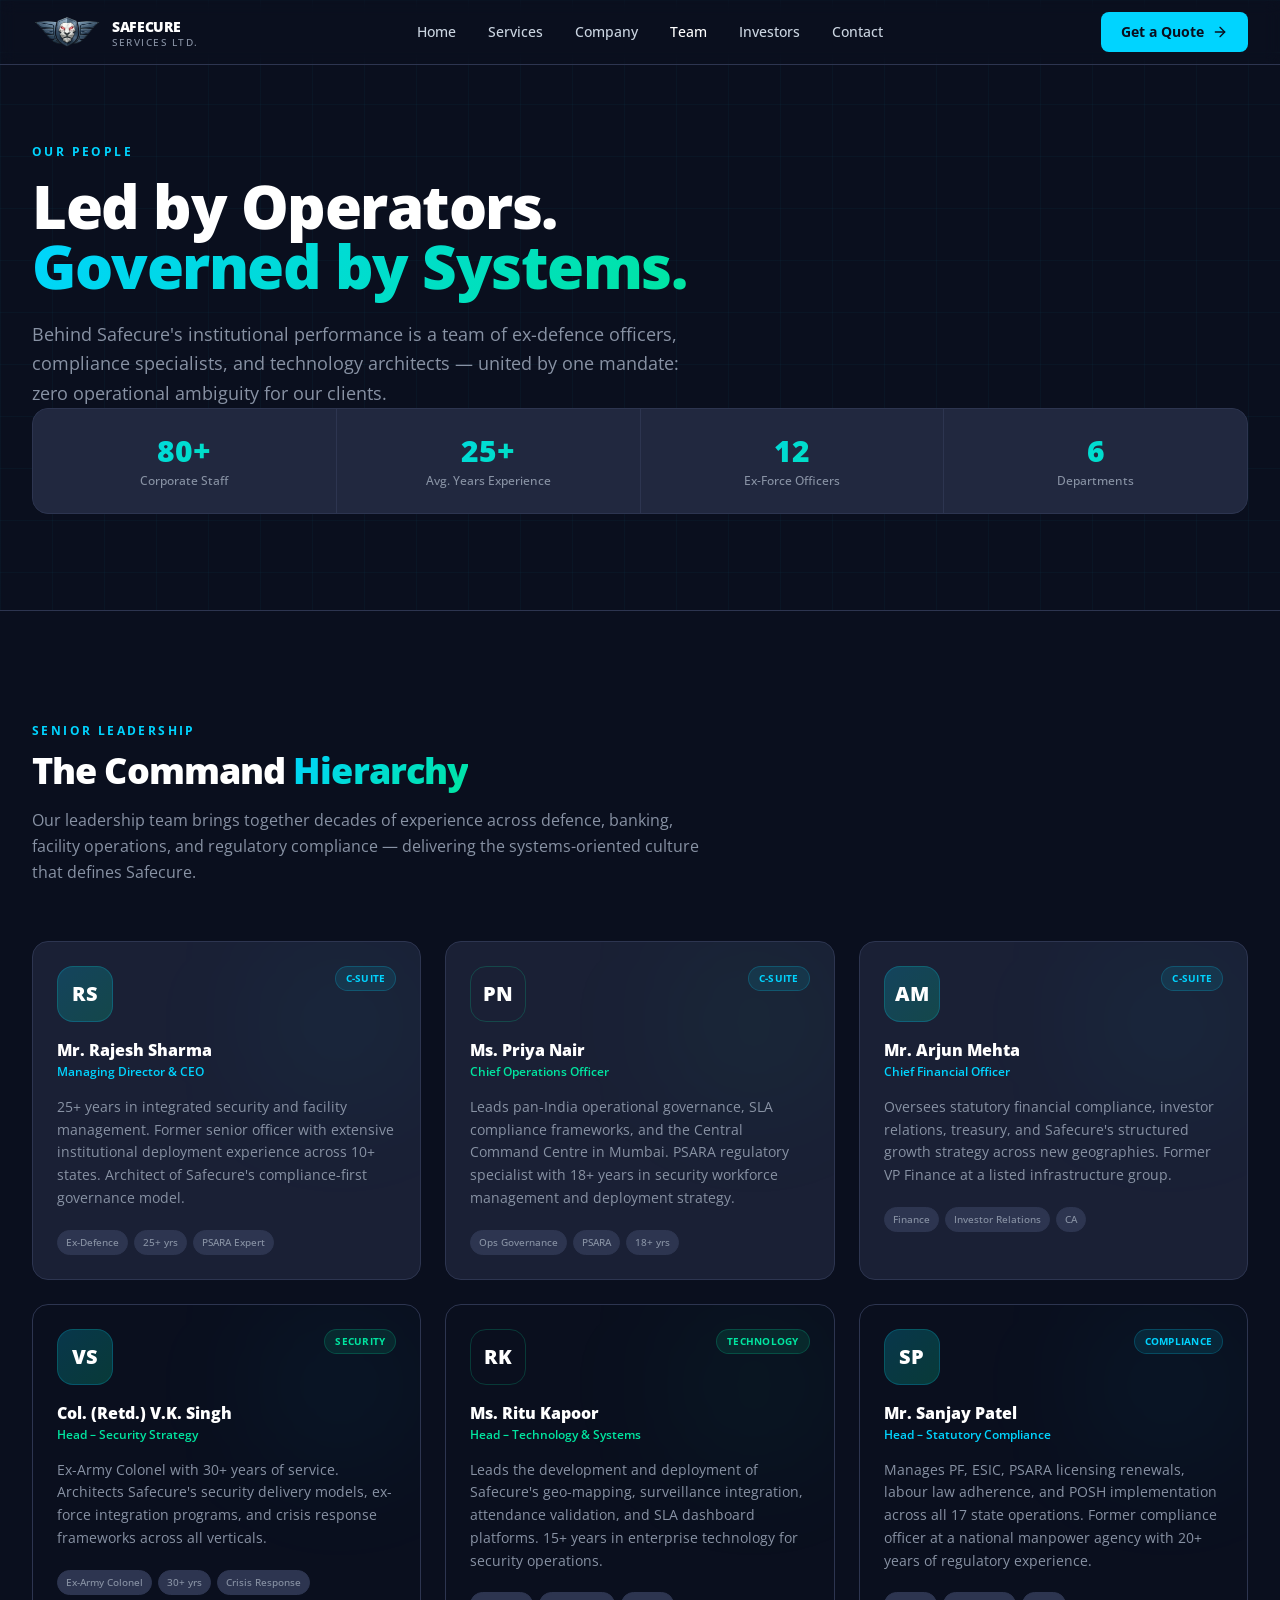
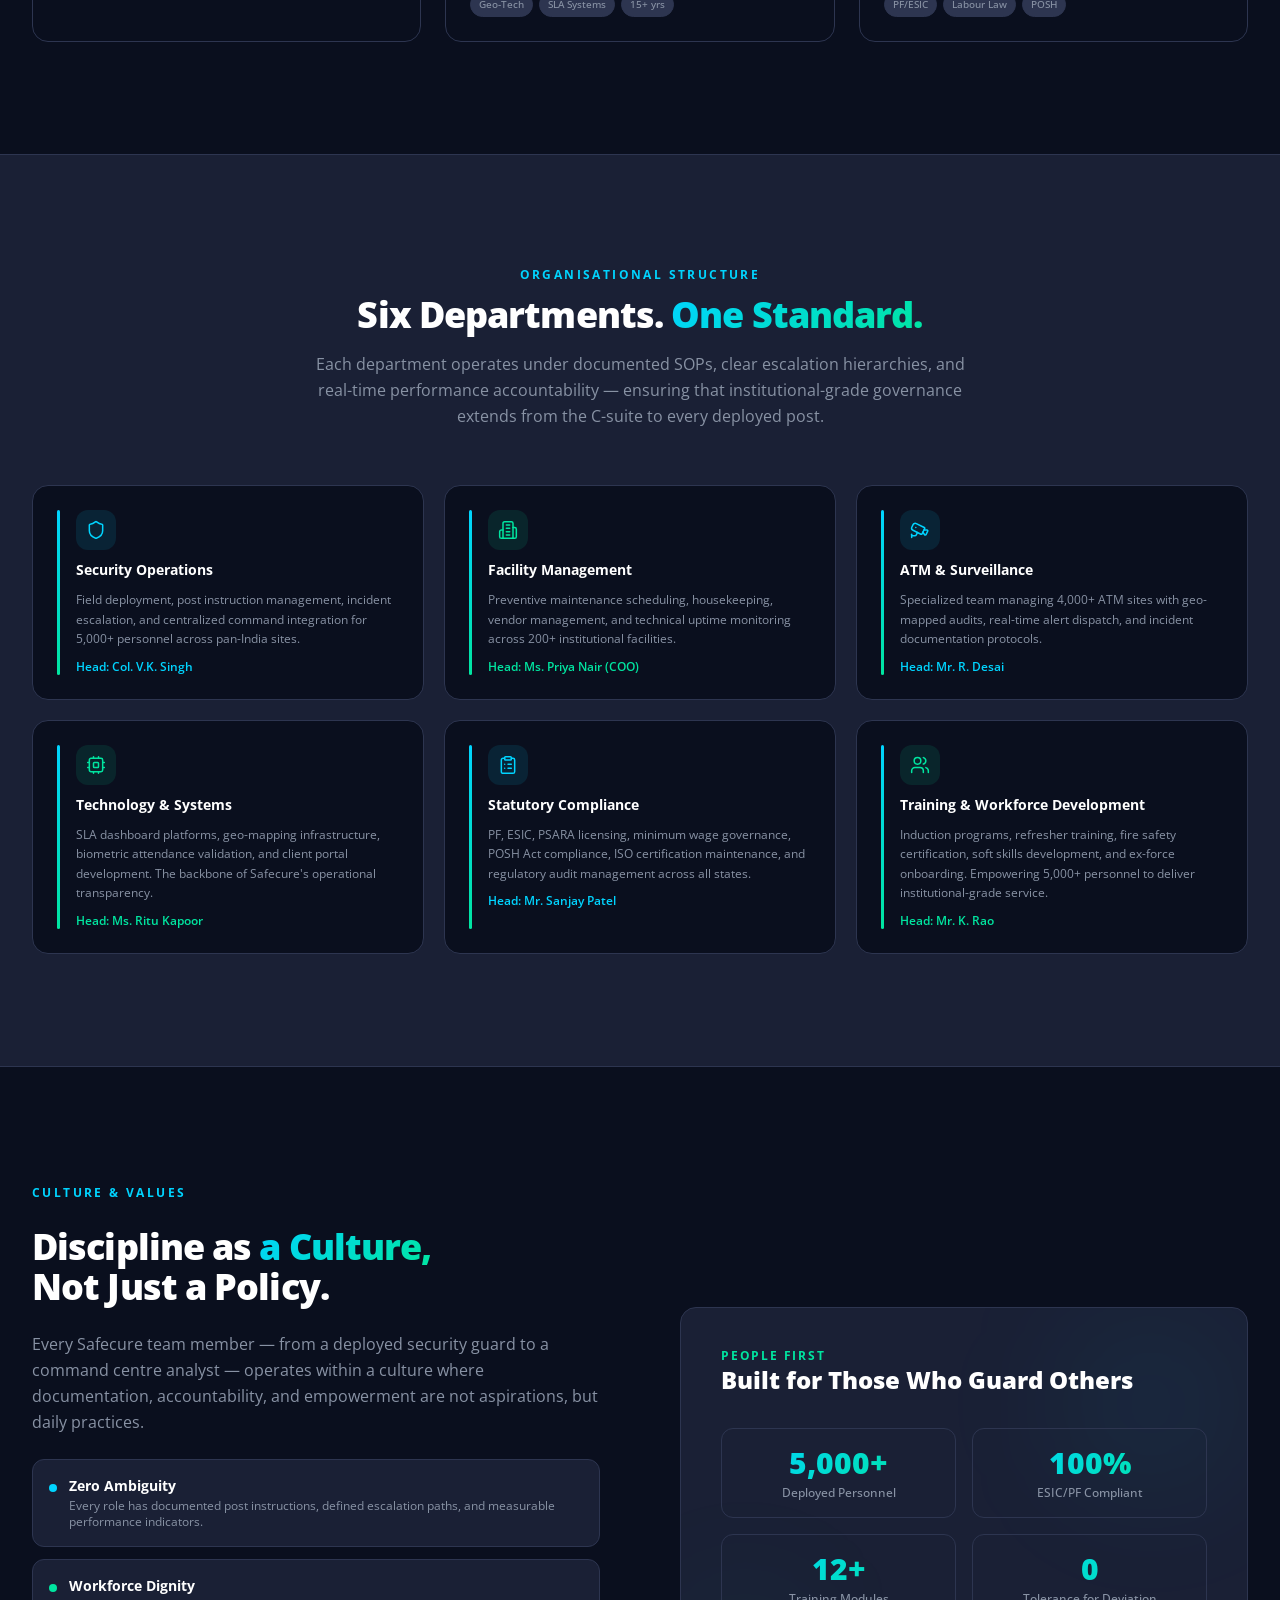
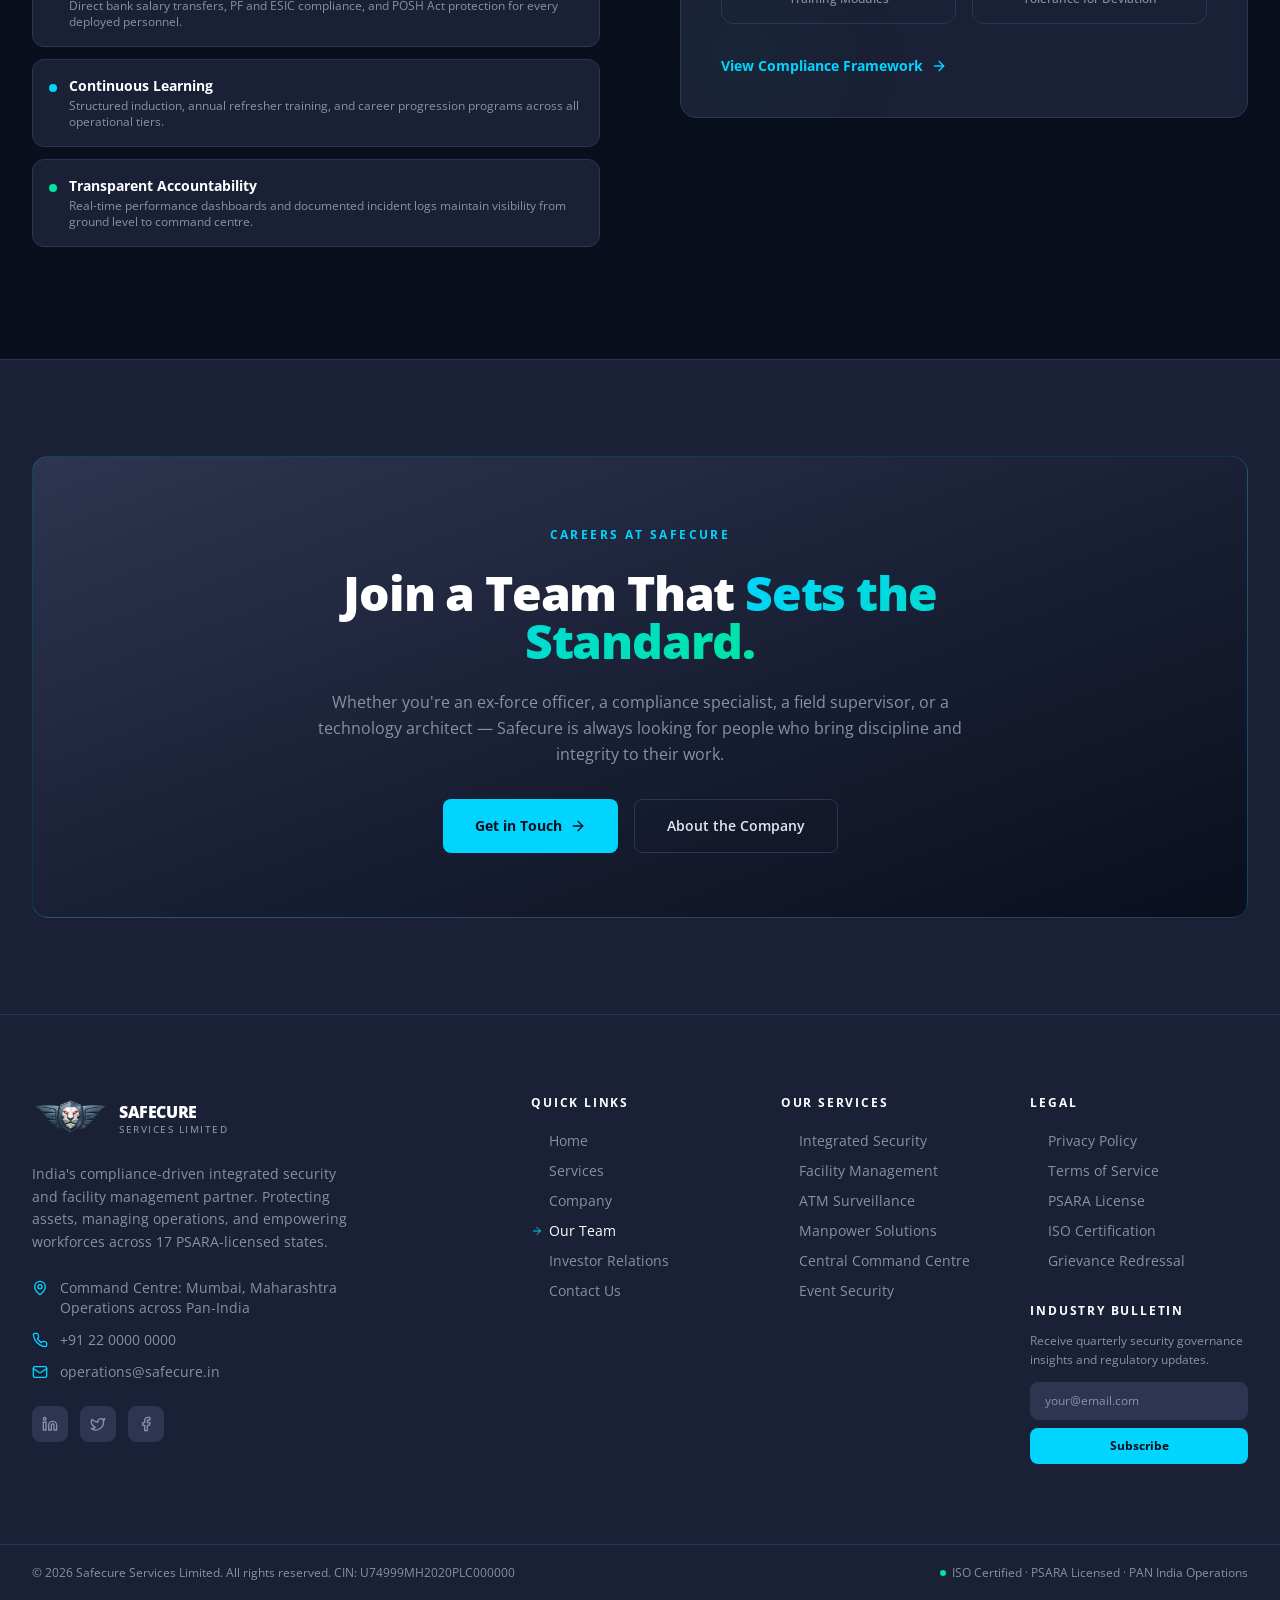
<file: team.html>
<!DOCTYPE html>
<html lang="en">
<head>
  <meta charset="utf-8"/>
  <meta name="viewport" content="width=device-width, initial-scale=1"/>
  <link rel="stylesheet" href="/_next/static/css/89d0611669acd9b7.css" data-precedence="next"/>
  <title>Our Team | Safecure Services Limited</title>
  <meta name="description" content="Meet the experienced leadership and operational team behind Safecure Services Limited — India's compliance-driven security and facility management partner."/>
  <meta name="keywords" content="Safecure team, leadership, security management, facility management India"/>
  <meta property="og:title" content="Our Team | Safecure Services Limited"/>
  <meta property="og:description" content="Led by operators. Governed by systems. Meet the Safecure leadership team."/>
  <meta property="og:type" content="website"/>
  <style>
    /* Colour palette overrides using the provided brand palette */
    :root {
      --color-deep-navy:    #0A1628;
      --color-brand-accent: #00D4FF;
      --color-accent-green: #00E5A0;
      --color-cool-slate:   #4A6278;
      --color-silver:       #B0B8C1;
      --color-deep-charcoal:#1A2121;
      --color-muted-grey:   #667085;
      --color-light-fog:    #E4E7EC;
      --color-stark-white:  #FFFFFF;
      --color-crimson:      #FF1F4B;
      --color-sec-green:    #12B76A;
    }
    .text-gradient {
      background: linear-gradient(135deg, #00D4FF 0%, #00E5A0 100%);
      -webkit-background-clip: text;
      -webkit-text-fill-color: transparent;
      background-clip: text;
    }
    .card-hover {
      transition: border-color 0.2s, transform 0.2s, box-shadow 0.2s;
    }
    .card-hover:hover {
      border-color: rgba(0,212,255,0.3);
      transform: translateY(-2px);
      box-shadow: 0 8px 32px rgba(0,0,0,0.3);
    }
    /* department accent bar */
    .dept-bar { width:3px; border-radius:2px; background:linear-gradient(180deg,#00D4FF,#00E5A0); flex-shrink:0; }
    /* stat card accent */
    .stat-number { background:linear-gradient(135deg,#00D4FF,#00E5A0); -webkit-background-clip:text; -webkit-text-fill-color:transparent; background-clip:text; }
  </style>
</head>
<body class="bg-brand-navy font-sans antialiased">

<!-- ══════════════════════════════════
     HEADER / NAVIGATION
══════════════════════════════════════ -->
<header class="fixed top-0 left-0 right-0 z-50 transition-all duration-500 bg-brand-navy/95 backdrop-blur border-b border-brand-border">
  <nav class="max-w-7xl mx-auto px-4 sm:px-6 lg:px-8">
    <div class="flex items-center justify-between h-16 lg:h-18">

      <!-- ═══════════════════════════════════════════════════════════════
           HEADER LOGO — Replace src with your own logo PNG.
           Recommended: height 40px, transparent background PNG.
           Example: src="/assets/safecure-logo-header.png"
      ════════════════════════════════════════════════════════════════════ -->
      <a class="flex items-center gap-2.5 group" href="/"><img src="/assets/logo-header.png" alt="Safecure Services Limited" class="h-10 w-auto"/><div class="flex flex-col leading-none"><span class="font-extrabold text-white text-sm tracking-tight">SAFECURE</span><span class="text-[10px] text-brand-muted tracking-[0.15em] uppercase font-medium">Services Ltd.</span></div></a>

      <!-- Desktop nav -->
      <div class="hidden lg:flex items-center gap-1">
        <a class="flex items-center gap-1 px-3.5 py-2 text-sm font-medium text-slate-300 hover:text-white transition-colors rounded-lg hover:bg-white/5" href="/">Home</a>
        <a class="flex items-center gap-1 px-3.5 py-2 text-sm font-medium text-slate-300 hover:text-white transition-colors rounded-lg hover:bg-white/5" href="/services">Services</a>
        <a class="flex items-center gap-1 px-3.5 py-2 text-sm font-medium text-slate-300 hover:text-white transition-colors rounded-lg hover:bg-white/5" href="/company">Company</a>
        <a class="flex items-center gap-1 px-3.5 py-2 text-sm font-medium text-white bg-white/10 transition-colors rounded-lg" href="/team">Team</a>
        <a class="flex items-center gap-1 px-3.5 py-2 text-sm font-medium text-slate-300 hover:text-white transition-colors rounded-lg hover:bg-white/5" href="/investors">Investors</a>
        <a class="flex items-center gap-1 px-3.5 py-2 text-sm font-medium text-slate-300 hover:text-white transition-colors rounded-lg hover:bg-white/5" href="/contact">Contact</a>
      </div>

      <div class="hidden lg:flex items-center gap-3">
        <a class="flex items-center gap-2 px-5 py-2.5 bg-brand-accent text-brand-navy text-sm font-bold rounded-lg hover:bg-brand-accentDark transition-all duration-200 hover:shadow-[0_0_20px_rgba(0,212,255,0.4)]" href="/contact">
          Get a Quote
          <svg xmlns="http://www.w3.org/2000/svg" width="16" height="16" viewBox="0 0 24 24" fill="none" stroke="currentColor" stroke-width="2" stroke-linecap="round" stroke-linejoin="round"><path d="M5 12h14"/><path d="m12 5 7 7-7 7"/></svg>
        </a>
      </div>

      <!-- Mobile menu button -->
      <button class="lg:hidden p-2 text-slate-300 hover:text-white hover:bg-white/5 rounded-lg transition-colors" aria-label="Toggle menu">
        <svg xmlns="http://www.w3.org/2000/svg" width="20" height="20" viewBox="0 0 24 24" fill="none" stroke="currentColor" stroke-width="2" stroke-linecap="round" stroke-linejoin="round"><line x1="4" x2="20" y1="12" y2="12"/><line x1="4" x2="20" y1="6" y2="6"/><line x1="4" x2="20" y1="18" y2="18"/></svg>
      </button>
    </div>
  </nav>
</header>

<!-- ══════════════════════════════════
     MAIN CONTENT
══════════════════════════════════════ -->
<main>
  <div class="bg-brand-navy">

    <!-- ── HERO ─────────────────────────────────────────────────────── -->
    <section class="relative pt-32 pb-20 lg:pt-36 lg:pb-24 border-b border-brand-border overflow-hidden">
      <div class="absolute inset-0" style="background-image:linear-gradient(rgba(0,212,255,0.03) 1px, transparent 1px), linear-gradient(90deg, rgba(0,212,255,0.03) 1px, transparent 1px);background-size:52px 52px"></div>
      <div class="absolute top-1/4 right-1/3 w-96 h-96 rounded-full bg-brand-accent/4 blur-3xl pointer-events-none"></div>
      <div class="relative z-10 max-w-7xl mx-auto px-4 sm:px-6 lg:px-8">
        <div class="max-w-3xl">
          <span class="text-xs font-bold text-brand-accent tracking-[0.2em] uppercase mb-4 block">Our People</span>
          <h1 class="text-4xl sm:text-5xl lg:text-6xl font-extrabold text-white tracking-tight leading-[1.08] mb-6">
            Led by Operators.<br/><span class="text-gradient">Governed by Systems.</span>
          </h1>
          <p class="text-lg text-brand-muted leading-relaxed max-w-2xl">
            Behind Safecure's institutional performance is a team of ex-defence officers, compliance specialists, and technology architects — united by one mandate: zero operational ambiguity for our clients.
          </p>
        </div>

        <!-- Quick stats bar -->
        <div class="mt-12 grid grid-cols-2 md:grid-cols-4 gap-px bg-brand-border rounded-2xl overflow-hidden border border-brand-border">
          <div class="bg-brand-slate/60 px-6 py-6 text-center hover:bg-brand-charcoal/50 transition-colors">
            <div class="text-2xl lg:text-3xl font-extrabold stat-number">80+</div>
            <div class="mt-1 text-xs text-brand-muted font-medium">Corporate Staff</div>
          </div>
          <div class="bg-brand-slate/60 px-6 py-6 text-center hover:bg-brand-charcoal/50 transition-colors">
            <div class="text-2xl lg:text-3xl font-extrabold stat-number">25+</div>
            <div class="mt-1 text-xs text-brand-muted font-medium">Avg. Years Experience</div>
          </div>
          <div class="bg-brand-slate/60 px-6 py-6 text-center hover:bg-brand-charcoal/50 transition-colors">
            <div class="text-2xl lg:text-3xl font-extrabold stat-number">12</div>
            <div class="mt-1 text-xs text-brand-muted font-medium">Ex-Force Officers</div>
          </div>
          <div class="bg-brand-slate/60 px-6 py-6 text-center hover:bg-brand-charcoal/50 transition-colors">
            <div class="text-2xl lg:text-3xl font-extrabold stat-number">6</div>
            <div class="mt-1 text-xs text-brand-muted font-medium">Departments</div>
          </div>
        </div>
      </div>
    </section>

    <!-- ── LEADERSHIP ────────────────────────────────────────────────── -->
    <section id="leadership" class="py-20 lg:py-28">
      <div class="max-w-7xl mx-auto px-4 sm:px-6 lg:px-8">
        <div class="max-w-2xl mb-14">
          <span class="text-xs font-bold text-brand-accent tracking-[0.2em] uppercase mb-3 block">Senior Leadership</span>
          <h2 class="text-3xl sm:text-4xl font-extrabold text-white tracking-tight mb-4">
            The Command <span class="text-gradient">Hierarchy</span>
          </h2>
          <p class="text-base text-brand-muted leading-relaxed">
            Our leadership team brings together decades of experience across defence, banking, facility operations, and regulatory compliance — delivering the systems-oriented culture that defines Safecure.
          </p>
        </div>

        <!-- Leadership cards — 2-up on tablet, 3-up on desktop for first row -->
        <div class="grid sm:grid-cols-2 lg:grid-cols-3 gap-6 mb-6">

          <!-- MD & CEO -->
          <div class="relative p-6 lg:p-8 bg-brand-slate border border-brand-border rounded-2xl card-hover group overflow-hidden lg:col-span-1">
            <div class="absolute top-0 right-0 w-40 h-40 rounded-full bg-brand-accent/5 blur-3xl pointer-events-none"></div>
            <div class="relative z-10 space-y-4">
              <div class="flex items-start justify-between">
                <div class="w-14 h-14 rounded-2xl bg-gradient-to-br from-brand-accent/20 to-brand-accentGreen/20 border border-brand-accent/20 flex items-center justify-center text-xl font-extrabold text-white shrink-0">RS</div>
                <span class="text-[10px] px-2.5 py-1 rounded-full bg-brand-accent/10 text-brand-accent font-bold border border-brand-accent/20 tracking-wide uppercase">C-Suite</span>
              </div>
              <div>
                <p class="font-extrabold text-white text-base">Mr. Rajesh Sharma</p>
                <p class="text-xs text-brand-accent font-semibold mt-0.5">Managing Director &amp; CEO</p>
              </div>
              <p class="text-sm text-brand-muted leading-relaxed">25+ years in integrated security and facility management. Former senior officer with extensive institutional deployment experience across 10+ states. Architect of Safecure's compliance-first governance model.</p>
              <div class="flex flex-wrap gap-1.5 pt-1">
                <span class="text-[10px] px-2 py-1 rounded-full bg-brand-charcoal border border-brand-border text-brand-muted font-medium">Ex-Defence</span>
                <span class="text-[10px] px-2 py-1 rounded-full bg-brand-charcoal border border-brand-border text-brand-muted font-medium">25+ yrs</span>
                <span class="text-[10px] px-2 py-1 rounded-full bg-brand-charcoal border border-brand-border text-brand-muted font-medium">PSARA Expert</span>
              </div>
            </div>
          </div>

          <!-- COO -->
          <div class="relative p-6 lg:p-8 bg-brand-slate border border-brand-border rounded-2xl card-hover group overflow-hidden">
            <div class="absolute top-0 right-0 w-40 h-40 rounded-full bg-brand-accentGreen/5 blur-3xl pointer-events-none"></div>
            <div class="relative z-10 space-y-4">
              <div class="flex items-start justify-between">
                <div class="w-14 h-14 rounded-2xl bg-gradient-to-br from-brand-accentGreen/20 to-brand-accent/20 border border-brand-accentGreen/20 flex items-center justify-center text-xl font-extrabold text-white shrink-0">PN</div>
                <span class="text-[10px] px-2.5 py-1 rounded-full bg-brand-accent/10 text-brand-accent font-bold border border-brand-accent/20 tracking-wide uppercase">C-Suite</span>
              </div>
              <div>
                <p class="font-extrabold text-white text-base">Ms. Priya Nair</p>
                <p class="text-xs text-brand-accentGreen font-semibold mt-0.5">Chief Operations Officer</p>
              </div>
              <p class="text-sm text-brand-muted leading-relaxed">Leads pan-India operational governance, SLA compliance frameworks, and the Central Command Centre in Mumbai. PSARA regulatory specialist with 18+ years in security workforce management and deployment strategy.</p>
              <div class="flex flex-wrap gap-1.5 pt-1">
                <span class="text-[10px] px-2 py-1 rounded-full bg-brand-charcoal border border-brand-border text-brand-muted font-medium">Ops Governance</span>
                <span class="text-[10px] px-2 py-1 rounded-full bg-brand-charcoal border border-brand-border text-brand-muted font-medium">PSARA</span>
                <span class="text-[10px] px-2 py-1 rounded-full bg-brand-charcoal border border-brand-border text-brand-muted font-medium">18+ yrs</span>
              </div>
            </div>
          </div>

          <!-- CFO -->
          <div class="relative p-6 lg:p-8 bg-brand-slate border border-brand-border rounded-2xl card-hover group overflow-hidden">
            <div class="absolute top-0 right-0 w-40 h-40 rounded-full bg-brand-accent/5 blur-3xl pointer-events-none"></div>
            <div class="relative z-10 space-y-4">
              <div class="flex items-start justify-between">
                <div class="w-14 h-14 rounded-2xl bg-gradient-to-br from-brand-accent/20 to-brand-accentGreen/20 border border-brand-accent/20 flex items-center justify-center text-xl font-extrabold text-white shrink-0">AM</div>
                <span class="text-[10px] px-2.5 py-1 rounded-full bg-brand-accent/10 text-brand-accent font-bold border border-brand-accent/20 tracking-wide uppercase">C-Suite</span>
              </div>
              <div>
                <p class="font-extrabold text-white text-base">Mr. Arjun Mehta</p>
                <p class="text-xs text-brand-accent font-semibold mt-0.5">Chief Financial Officer</p>
              </div>
              <p class="text-sm text-brand-muted leading-relaxed">Oversees statutory financial compliance, investor relations, treasury, and Safecure's structured growth strategy across new geographies. Former VP Finance at a listed infrastructure group.</p>
              <div class="flex flex-wrap gap-1.5 pt-1">
                <span class="text-[10px] px-2 py-1 rounded-full bg-brand-charcoal border border-brand-border text-brand-muted font-medium">Finance</span>
                <span class="text-[10px] px-2 py-1 rounded-full bg-brand-charcoal border border-brand-border text-brand-muted font-medium">Investor Relations</span>
                <span class="text-[10px] px-2 py-1 rounded-full bg-brand-charcoal border border-brand-border text-brand-muted font-medium">CA</span>
              </div>
            </div>
          </div>

        </div>

        <!-- Second leadership row -->
        <div class="grid sm:grid-cols-2 lg:grid-cols-3 gap-6">

          <!-- Head Security Strategy -->
          <div class="relative p-6 lg:p-8 bg-brand-navy border border-brand-border rounded-2xl card-hover group overflow-hidden">
            <div class="absolute top-0 right-0 w-40 h-40 rounded-full bg-brand-accent/5 blur-3xl pointer-events-none"></div>
            <div class="relative z-10 space-y-4">
              <div class="flex items-start justify-between">
                <div class="w-14 h-14 rounded-2xl bg-gradient-to-br from-brand-accent/20 to-brand-accentGreen/20 border border-brand-accent/20 flex items-center justify-center text-xl font-extrabold text-white shrink-0">VS</div>
                <span class="text-[10px] px-2.5 py-1 rounded-full bg-brand-accentGreen/10 text-brand-accentGreen font-bold border border-brand-accentGreen/20 tracking-wide uppercase">Security</span>
              </div>
              <div>
                <p class="font-extrabold text-white text-base">Col. (Retd.) V.K. Singh</p>
                <p class="text-xs text-brand-accentGreen font-semibold mt-0.5">Head – Security Strategy</p>
              </div>
              <p class="text-sm text-brand-muted leading-relaxed">Ex-Army Colonel with 30+ years of service. Architects Safecure's security delivery models, ex-force integration programs, and crisis response frameworks across all verticals.</p>
              <div class="flex flex-wrap gap-1.5 pt-1">
                <span class="text-[10px] px-2 py-1 rounded-full bg-brand-charcoal border border-brand-border text-brand-muted font-medium">Ex-Army Colonel</span>
                <span class="text-[10px] px-2 py-1 rounded-full bg-brand-charcoal border border-brand-border text-brand-muted font-medium">30+ yrs</span>
                <span class="text-[10px] px-2 py-1 rounded-full bg-brand-charcoal border border-brand-border text-brand-muted font-medium">Crisis Response</span>
              </div>
            </div>
          </div>

          <!-- Head Technology -->
          <div class="relative p-6 lg:p-8 bg-brand-navy border border-brand-border rounded-2xl card-hover group overflow-hidden">
            <div class="absolute top-0 right-0 w-40 h-40 rounded-full bg-brand-accentGreen/5 blur-3xl pointer-events-none"></div>
            <div class="relative z-10 space-y-4">
              <div class="flex items-start justify-between">
                <div class="w-14 h-14 rounded-2xl bg-gradient-to-br from-brand-accentGreen/20 to-brand-accent/20 border border-brand-accentGreen/20 flex items-center justify-center text-xl font-extrabold text-white shrink-0">RK</div>
                <span class="text-[10px] px-2.5 py-1 rounded-full bg-brand-accentGreen/10 text-brand-accentGreen font-bold border border-brand-accentGreen/20 tracking-wide uppercase">Technology</span>
              </div>
              <div>
                <p class="font-extrabold text-white text-base">Ms. Ritu Kapoor</p>
                <p class="text-xs text-brand-accentGreen font-semibold mt-0.5">Head – Technology &amp; Systems</p>
              </div>
              <p class="text-sm text-brand-muted leading-relaxed">Leads the development and deployment of Safecure's geo-mapping, surveillance integration, attendance validation, and SLA dashboard platforms. 15+ years in enterprise technology for security operations.</p>
              <div class="flex flex-wrap gap-1.5 pt-1">
                <span class="text-[10px] px-2 py-1 rounded-full bg-brand-charcoal border border-brand-border text-brand-muted font-medium">Geo-Tech</span>
                <span class="text-[10px] px-2 py-1 rounded-full bg-brand-charcoal border border-brand-border text-brand-muted font-medium">SLA Systems</span>
                <span class="text-[10px] px-2 py-1 rounded-full bg-brand-charcoal border border-brand-border text-brand-muted font-medium">15+ yrs</span>
              </div>
            </div>
          </div>

          <!-- Head Compliance -->
          <div class="relative p-6 lg:p-8 bg-brand-navy border border-brand-border rounded-2xl card-hover group overflow-hidden">
            <div class="absolute top-0 right-0 w-40 h-40 rounded-full bg-brand-accent/5 blur-3xl pointer-events-none"></div>
            <div class="relative z-10 space-y-4">
              <div class="flex items-start justify-between">
                <div class="w-14 h-14 rounded-2xl bg-gradient-to-br from-brand-accent/20 to-brand-accentGreen/20 border border-brand-accent/20 flex items-center justify-center text-xl font-extrabold text-white shrink-0">SP</div>
                <span class="text-[10px] px-2.5 py-1 rounded-full bg-brand-accent/10 text-brand-accent font-bold border border-brand-accent/20 tracking-wide uppercase">Compliance</span>
              </div>
              <div>
                <p class="font-extrabold text-white text-base">Mr. Sanjay Patel</p>
                <p class="text-xs text-brand-accent font-semibold mt-0.5">Head – Statutory Compliance</p>
              </div>
              <p class="text-sm text-brand-muted leading-relaxed">Manages PF, ESIC, PSARA licensing renewals, labour law adherence, and POSH implementation across all 17 state operations. Former compliance officer at a national manpower agency with 20+ years of regulatory experience.</p>
              <div class="flex flex-wrap gap-1.5 pt-1">
                <span class="text-[10px] px-2 py-1 rounded-full bg-brand-charcoal border border-brand-border text-brand-muted font-medium">PF/ESIC</span>
                <span class="text-[10px] px-2 py-1 rounded-full bg-brand-charcoal border border-brand-border text-brand-muted font-medium">Labour Law</span>
                <span class="text-[10px] px-2 py-1 rounded-full bg-brand-charcoal border border-brand-border text-brand-muted font-medium">POSH</span>
              </div>
            </div>
          </div>

        </div>
      </div>
    </section>

    <!-- ── DEPARTMENTS ────────────────────────────────────────────────── -->
    <section id="departments" class="py-20 lg:py-28 bg-brand-slate border-y border-brand-border">
      <div class="max-w-7xl mx-auto px-4 sm:px-6 lg:px-8">
        <div class="text-center max-w-2xl mx-auto mb-14">
          <span class="text-xs font-bold text-brand-accent tracking-[0.2em] uppercase mb-3 block">Organisational Structure</span>
          <h2 class="text-3xl sm:text-4xl font-extrabold text-white tracking-tight mb-4">
            Six Departments. <span class="text-gradient">One Standard.</span>
          </h2>
          <p class="text-base text-brand-muted leading-relaxed">
            Each department operates under documented SOPs, clear escalation hierarchies, and real-time performance accountability — ensuring that institutional-grade governance extends from the C-suite to every deployed post.
          </p>
        </div>

        <div class="grid sm:grid-cols-2 lg:grid-cols-3 gap-5">

          <!-- Security Operations -->
          <div class="flex gap-4 p-6 bg-brand-navy border border-brand-border rounded-2xl card-hover">
            <div class="dept-bar self-stretch"></div>
            <div class="space-y-2.5">
              <div class="w-10 h-10 rounded-xl bg-brand-accent/10 flex items-center justify-center">
                <svg xmlns="http://www.w3.org/2000/svg" width="20" height="20" viewBox="0 0 24 24" fill="none" stroke="currentColor" stroke-width="1.8" stroke-linecap="round" stroke-linejoin="round" class="text-brand-accent"><path d="M20 13c0 5-3.5 7.5-7.66 8.95a1 1 0 0 1-.67-.01C7.5 20.5 4 18 4 13V6a1 1 0 0 1 1-1c2 0 4.5-1.2 6.24-2.72a1.17 1.17 0 0 1 1.52 0C14.51 3.81 17 5 19 5a1 1 0 0 1 1 1z"/></svg>
              </div>
              <h3 class="font-bold text-white text-sm">Security Operations</h3>
              <p class="text-xs text-brand-muted leading-relaxed">Field deployment, post instruction management, incident escalation, and centralized command integration for 5,000+ personnel across pan-India sites.</p>
              <div class="text-xs text-brand-accent font-semibold">Head: Col. V.K. Singh</div>
            </div>
          </div>

          <!-- Facility Management -->
          <div class="flex gap-4 p-6 bg-brand-navy border border-brand-border rounded-2xl card-hover">
            <div class="dept-bar self-stretch"></div>
            <div class="space-y-2.5">
              <div class="w-10 h-10 rounded-xl bg-brand-accentGreen/10 flex items-center justify-center">
                <svg xmlns="http://www.w3.org/2000/svg" width="20" height="20" viewBox="0 0 24 24" fill="none" stroke="currentColor" stroke-width="1.8" stroke-linecap="round" stroke-linejoin="round" class="text-brand-accentGreen"><path d="M6 22V4a2 2 0 0 1 2-2h8a2 2 0 0 1 2 2v18Z"/><path d="M6 12H4a2 2 0 0 0-2 2v6a2 2 0 0 0 2 2h2"/><path d="M18 9h2a2 2 0 0 1 2 2v9a2 2 0 0 1-2 2h-2"/><path d="M10 6h4"/><path d="M10 10h4"/><path d="M10 14h4"/><path d="M10 18h4"/></svg>
              </div>
              <h3 class="font-bold text-white text-sm">Facility Management</h3>
              <p class="text-xs text-brand-muted leading-relaxed">Preventive maintenance scheduling, housekeeping, vendor management, and technical uptime monitoring across 200+ institutional facilities.</p>
              <div class="text-xs text-brand-accentGreen font-semibold">Head: Ms. Priya Nair (COO)</div>
            </div>
          </div>

          <!-- ATM & Surveillance -->
          <div class="flex gap-4 p-6 bg-brand-navy border border-brand-border rounded-2xl card-hover">
            <div class="dept-bar self-stretch"></div>
            <div class="space-y-2.5">
              <div class="w-10 h-10 rounded-xl bg-brand-accent/10 flex items-center justify-center">
                <svg xmlns="http://www.w3.org/2000/svg" width="20" height="20" viewBox="0 0 24 24" fill="none" stroke="currentColor" stroke-width="1.8" stroke-linecap="round" stroke-linejoin="round" class="text-brand-accent"><path d="M16.75 12h3.632a1 1 0 0 1 .894 1.447l-2.034 4.069a1 1 0 0 1-1.708.134l-2.124-2.97"/><path d="M17.106 9.053a1 1 0 0 1 .447 1.341l-3.106 6.211a1 1 0 0 1-1.342.447L3.61 12.3a2.92 2.92 0 0 1-1.3-3.91L3.69 5.6a2.92 2.92 0 0 1 3.92-1.3z"/><path d="M2 19h3.76a2 2 0 0 0 1.8-1.1L9 15"/><path d="M2 21v-4"/><path d="M7 9h.01"/></svg>
              </div>
              <h3 class="font-bold text-white text-sm">ATM &amp; Surveillance</h3>
              <p class="text-xs text-brand-muted leading-relaxed">Specialized team managing 4,000+ ATM sites with geo-mapped audits, real-time alert dispatch, and incident documentation protocols.</p>
              <div class="text-xs text-brand-accent font-semibold">Head: Mr. R. Desai</div>
            </div>
          </div>

          <!-- Technology & Systems -->
          <div class="flex gap-4 p-6 bg-brand-navy border border-brand-border rounded-2xl card-hover">
            <div class="dept-bar self-stretch"></div>
            <div class="space-y-2.5">
              <div class="w-10 h-10 rounded-xl bg-brand-accentGreen/10 flex items-center justify-center">
                <svg xmlns="http://www.w3.org/2000/svg" width="20" height="20" viewBox="0 0 24 24" fill="none" stroke="currentColor" stroke-width="1.8" stroke-linecap="round" stroke-linejoin="round" class="text-brand-accentGreen"><rect width="16" height="16" x="4" y="4" rx="2"/><rect width="6" height="6" x="9" y="9" rx="1"/><path d="M15 2v2"/><path d="M15 20v2"/><path d="M2 15h2"/><path d="M2 9h2"/><path d="M20 15h2"/><path d="M20 9h2"/><path d="M9 2v2"/><path d="M9 20v2"/></svg>
              </div>
              <h3 class="font-bold text-white text-sm">Technology &amp; Systems</h3>
              <p class="text-xs text-brand-muted leading-relaxed">SLA dashboard platforms, geo-mapping infrastructure, biometric attendance validation, and client portal development. The backbone of Safecure's operational transparency.</p>
              <div class="text-xs text-brand-accentGreen font-semibold">Head: Ms. Ritu Kapoor</div>
            </div>
          </div>

          <!-- Statutory Compliance -->
          <div class="flex gap-4 p-6 bg-brand-navy border border-brand-border rounded-2xl card-hover">
            <div class="dept-bar self-stretch"></div>
            <div class="space-y-2.5">
              <div class="w-10 h-10 rounded-xl bg-brand-accent/10 flex items-center justify-center">
                <svg xmlns="http://www.w3.org/2000/svg" width="20" height="20" viewBox="0 0 24 24" fill="none" stroke="currentColor" stroke-width="1.8" stroke-linecap="round" stroke-linejoin="round" class="text-brand-accent"><rect width="8" height="4" x="8" y="2" rx="1" ry="1"/><path d="M16 4h2a2 2 0 0 1 2 2v14a2 2 0 0 1-2 2H6a2 2 0 0 1-2-2V6a2 2 0 0 1 2-2h2"/><path d="M12 11h4"/><path d="M12 16h4"/><path d="M8 11h.01"/><path d="M8 16h.01"/></svg>
              </div>
              <h3 class="font-bold text-white text-sm">Statutory Compliance</h3>
              <p class="text-xs text-brand-muted leading-relaxed">PF, ESIC, PSARA licensing, minimum wage governance, POSH Act compliance, ISO certification maintenance, and regulatory audit management across all states.</p>
              <div class="text-xs text-brand-accent font-semibold">Head: Mr. Sanjay Patel</div>
            </div>
          </div>

          <!-- Training & Workforce Development -->
          <div class="flex gap-4 p-6 bg-brand-navy border border-brand-border rounded-2xl card-hover">
            <div class="dept-bar self-stretch"></div>
            <div class="space-y-2.5">
              <div class="w-10 h-10 rounded-xl bg-brand-accentGreen/10 flex items-center justify-center">
                <svg xmlns="http://www.w3.org/2000/svg" width="20" height="20" viewBox="0 0 24 24" fill="none" stroke="currentColor" stroke-width="1.8" stroke-linecap="round" stroke-linejoin="round" class="text-brand-accentGreen"><path d="M16 21v-2a4 4 0 0 0-4-4H6a4 4 0 0 0-4 4v2"/><circle cx="9" cy="7" r="4"/><path d="M22 21v-2a4 4 0 0 0-3-3.87"/><path d="M16 3.13a4 4 0 0 1 0 7.75"/></svg>
              </div>
              <h3 class="font-bold text-white text-sm">Training &amp; Workforce Development</h3>
              <p class="text-xs text-brand-muted leading-relaxed">Induction programs, refresher training, fire safety certification, soft skills development, and ex-force onboarding. Empowering 5,000+ personnel to deliver institutional-grade service.</p>
              <div class="text-xs text-brand-accentGreen font-semibold">Head: Mr. K. Rao</div>
            </div>
          </div>

        </div>
      </div>
    </section>

    <!-- ── VALUES / CULTURE ──────────────────────────────────────────── -->
    <section id="culture" class="py-20 lg:py-28">
      <div class="max-w-7xl mx-auto px-4 sm:px-6 lg:px-8">
        <div class="grid lg:grid-cols-2 gap-14 lg:gap-20 items-center">

          <div class="space-y-6">
            <span class="text-xs font-bold text-brand-accent tracking-[0.2em] uppercase">Culture &amp; Values</span>
            <h2 class="text-3xl sm:text-4xl font-extrabold text-white tracking-tight leading-tight">
              Discipline as <span class="text-gradient">a Culture,</span><br/>Not Just a Policy.
            </h2>
            <p class="text-base text-brand-muted leading-relaxed">
              Every Safecure team member — from a deployed security guard to a command centre analyst — operates within a culture where documentation, accountability, and empowerment are not aspirations, but daily practices.
            </p>

            <div class="space-y-3">
              <div class="flex items-start gap-3 p-4 bg-brand-slate border border-brand-border rounded-xl">
                <div class="w-2 h-2 rounded-full bg-brand-accent mt-2 shrink-0"></div>
                <div>
                  <p class="text-sm font-bold text-white">Zero Ambiguity</p>
                  <p class="text-xs text-brand-muted mt-0.5">Every role has documented post instructions, defined escalation paths, and measurable performance indicators.</p>
                </div>
              </div>
              <div class="flex items-start gap-3 p-4 bg-brand-slate border border-brand-border rounded-xl">
                <div class="w-2 h-2 rounded-full bg-brand-accentGreen mt-2 shrink-0"></div>
                <div>
                  <p class="text-sm font-bold text-white">Workforce Dignity</p>
                  <p class="text-xs text-brand-muted mt-0.5">Direct bank salary transfers, PF and ESIC compliance, and POSH Act protection for every deployed personnel.</p>
                </div>
              </div>
              <div class="flex items-start gap-3 p-4 bg-brand-slate border border-brand-border rounded-xl">
                <div class="w-2 h-2 rounded-full bg-brand-accent mt-2 shrink-0"></div>
                <div>
                  <p class="text-sm font-bold text-white">Continuous Learning</p>
                  <p class="text-xs text-brand-muted mt-0.5">Structured induction, annual refresher training, and career progression programs across all operational tiers.</p>
                </div>
              </div>
              <div class="flex items-start gap-3 p-4 bg-brand-slate border border-brand-border rounded-xl">
                <div class="w-2 h-2 rounded-full bg-brand-accentGreen mt-2 shrink-0"></div>
                <div>
                  <p class="text-sm font-bold text-white">Transparent Accountability</p>
                  <p class="text-xs text-brand-muted mt-0.5">Real-time performance dashboards and documented incident logs maintain visibility from ground level to command centre.</p>
                </div>
              </div>
            </div>
          </div>

          <!-- Culture stat card -->
          <div class="relative p-8 lg:p-10 bg-brand-slate border border-brand-border rounded-2xl overflow-hidden">
            <div class="absolute top-0 right-0 w-48 h-48 rounded-full bg-brand-accent/5 blur-3xl pointer-events-none"></div>
            <div class="absolute bottom-0 left-0 w-32 h-32 rounded-full bg-brand-accentGreen/5 blur-3xl pointer-events-none"></div>
            <div class="relative z-10 space-y-8">
              <div>
                <p class="text-xs font-bold text-brand-accentGreen tracking-[0.15em] uppercase mb-1">People First</p>
                <h3 class="text-2xl font-extrabold text-white">Built for Those Who Guard Others</h3>
              </div>

              <div class="grid grid-cols-2 gap-4">
                <div class="p-4 bg-brand-navy/60 border border-brand-border rounded-xl text-center">
                  <div class="text-3xl font-extrabold stat-number">5,000+</div>
                  <div class="text-xs text-brand-muted mt-1 font-medium">Deployed Personnel</div>
                </div>
                <div class="p-4 bg-brand-navy/60 border border-brand-border rounded-xl text-center">
                  <div class="text-3xl font-extrabold stat-number">100%</div>
                  <div class="text-xs text-brand-muted mt-1 font-medium">ESIC/PF Compliant</div>
                </div>
                <div class="p-4 bg-brand-navy/60 border border-brand-border rounded-xl text-center">
                  <div class="text-3xl font-extrabold stat-number">12+</div>
                  <div class="text-xs text-brand-muted mt-1 font-medium">Training Modules</div>
                </div>
                <div class="p-4 bg-brand-navy/60 border border-brand-border rounded-xl text-center">
                  <div class="text-3xl font-extrabold stat-number">0</div>
                  <div class="text-xs text-brand-muted mt-1 font-medium">Tolerance for Deviation</div>
                </div>
              </div>

              <a class="inline-flex items-center gap-2 text-sm font-bold text-brand-accent hover:text-brand-accentDark transition-colors" href="/company#compliance">
                View Compliance Framework
                <svg xmlns="http://www.w3.org/2000/svg" width="16" height="16" viewBox="0 0 24 24" fill="none" stroke="currentColor" stroke-width="2" stroke-linecap="round" stroke-linejoin="round"><path d="M5 12h14"/><path d="m12 5 7 7-7 7"/></svg>
              </a>
            </div>
          </div>

        </div>
      </div>
    </section>

    <!-- ── JOIN US CTA ───────────────────────────────────────────────── -->
    <section class="py-20 lg:py-24 bg-brand-slate border-t border-brand-border">
      <div class="max-w-7xl mx-auto px-4 sm:px-6 lg:px-8">
        <div class="relative rounded-2xl overflow-hidden border border-brand-accent/20 bg-gradient-to-br from-brand-charcoal via-brand-slate to-brand-navy p-10 lg:p-16 text-center">
          <div class="absolute top-0 left-1/4 w-64 h-64 rounded-full bg-brand-accent/8 blur-3xl pointer-events-none"></div>
          <div class="absolute bottom-0 right-1/4 w-48 h-48 rounded-full bg-brand-accentGreen/6 blur-3xl pointer-events-none"></div>
          <div class="relative z-10 space-y-6 max-w-2xl mx-auto">
            <span class="inline-block text-xs font-bold text-brand-accent tracking-[0.2em] uppercase">Careers at Safecure</span>
            <h2 class="text-3xl sm:text-4xl lg:text-5xl font-extrabold text-white tracking-tight leading-tight">
              Join a Team That <span class="text-gradient">Sets the Standard.</span>
            </h2>
            <p class="text-base text-brand-muted leading-relaxed">
              Whether you're an ex-force officer, a compliance specialist, a field supervisor, or a technology architect — Safecure is always looking for people who bring discipline and integrity to their work.
            </p>
            <div class="flex flex-col sm:flex-row gap-4 justify-center pt-2">
              <a class="inline-flex items-center justify-center gap-2 px-8 py-4 bg-brand-accent text-brand-navy text-sm font-bold rounded-lg hover:bg-brand-accentDark hover:shadow-[0_0_32px_rgba(0,212,255,0.45)] transition-all duration-300" href="/contact">
                Get in Touch
                <svg xmlns="http://www.w3.org/2000/svg" width="16" height="16" viewBox="0 0 24 24" fill="none" stroke="currentColor" stroke-width="2" stroke-linecap="round" stroke-linejoin="round"><path d="M5 12h14"/><path d="m12 5 7 7-7 7"/></svg>
              </a>
              <a class="inline-flex items-center justify-center gap-2 px-8 py-4 border border-brand-border text-slate-200 text-sm font-semibold rounded-lg hover:border-brand-accent/40 hover:bg-white/5 transition-all" href="/company">
                About the Company
              </a>
            </div>
          </div>
        </div>
      </div>
    </section>

  </div>
</main>

<!-- ══════════════════════════════════
     FOOTER
══════════════════════════════════════ -->
<footer class="bg-brand-slate border-t border-brand-border">
  <div class="max-w-7xl mx-auto px-4 sm:px-6 lg:px-8 py-16 lg:py-20">
    <div class="grid grid-cols-1 md:grid-cols-2 lg:grid-cols-5 gap-10 lg:gap-8">

      <!-- Brand column -->
      <div class="lg:col-span-2 space-y-6">
        <!-- ═══════════════════════════════════════════════════════════════
             FOOTER LOGO — Replace src with your footer logo PNG.
             Recommended: height 44px, light/white version on dark bg.
             Example: src="/assets/safecure-logo-footer.png"
        ════════════════════════════════════════════════════════════════════ -->
        <a class="flex items-center gap-2.5 group w-fit" href="/"><img src="/assets/logo-footer.png" alt="Safecure Services Limited" class="h-11 w-auto"/><div class="flex flex-col leading-none"><span class="font-extrabold text-white text-base tracking-tight">SAFECURE</span><span class="text-[10px] text-brand-muted tracking-[0.15em] uppercase font-medium">Services Limited</span></div></a>
        <p class="text-sm text-brand-muted leading-relaxed max-w-xs">India's compliance-driven integrated security and facility management partner. Protecting assets, managing operations, and empowering workforces across 17 PSARA-licensed states.</p>
        <div class="space-y-3">
          <div class="flex items-start gap-3 text-sm text-brand-muted">
            <svg xmlns="http://www.w3.org/2000/svg" width="16" height="16" viewBox="0 0 24 24" fill="none" stroke="currentColor" stroke-width="2" stroke-linecap="round" stroke-linejoin="round" class="text-brand-accent mt-0.5 shrink-0"><path d="M20 10c0 6-8 12-8 12s-8-6-8-12a8 8 0 0 1 16 0Z"/><circle cx="12" cy="10" r="3"/></svg>
            <span>Command Centre: Mumbai, Maharashtra<br/>Operations across Pan-India</span>
          </div>
          <div class="flex items-center gap-3 text-sm text-brand-muted">
            <svg xmlns="http://www.w3.org/2000/svg" width="16" height="16" viewBox="0 0 24 24" fill="none" stroke="currentColor" stroke-width="2" stroke-linecap="round" stroke-linejoin="round" class="text-brand-accent shrink-0"><path d="M22 16.92v3a2 2 0 0 1-2.18 2 19.79 19.79 0 0 1-8.63-3.07 19.5 19.5 0 0 1-6-6 19.79 19.79 0 0 1-3.07-8.67A2 2 0 0 1 4.11 2h3a2 2 0 0 1 2 1.72 12.84 12.84 0 0 0 .7 2.81 2 2 0 0 1-.45 2.11L8.09 9.91a16 16 0 0 0 6 6l1.27-1.27a2 2 0 0 1 2.11-.45 12.84 12.84 0 0 0 2.81.7A2 2 0 0 1 22 16.92z"/></svg>
            <span>+91 22 0000 0000</span>
          </div>
          <div class="flex items-center gap-3 text-sm text-brand-muted">
            <svg xmlns="http://www.w3.org/2000/svg" width="16" height="16" viewBox="0 0 24 24" fill="none" stroke="currentColor" stroke-width="2" stroke-linecap="round" stroke-linejoin="round" class="text-brand-accent shrink-0"><rect width="20" height="16" x="2" y="4" rx="2"/><path d="m22 7-8.97 5.7a1.94 1.94 0 0 1-2.06 0L2 7"/></svg>
            <span>operations@safecure.in</span>
          </div>
        </div>
        <div class="flex items-center gap-3">
          <a href="#" aria-label="LinkedIn" class="w-9 h-9 flex items-center justify-center rounded-lg bg-brand-charcoal border border-brand-border text-brand-muted hover:text-brand-accent hover:border-brand-accent/40 transition-all">
            <svg xmlns="http://www.w3.org/2000/svg" width="16" height="16" viewBox="0 0 24 24" fill="none" stroke="currentColor" stroke-width="2" stroke-linecap="round" stroke-linejoin="round"><path d="M16 8a6 6 0 0 1 6 6v7h-4v-7a2 2 0 0 0-2-2 2 2 0 0 0-2 2v7h-4v-7a6 6 0 0 1 6-6z"/><rect width="4" height="12" x="2" y="9"/><circle cx="4" cy="4" r="2"/></svg>
          </a>
          <a href="#" aria-label="Twitter" class="w-9 h-9 flex items-center justify-center rounded-lg bg-brand-charcoal border border-brand-border text-brand-muted hover:text-brand-accent hover:border-brand-accent/40 transition-all">
            <svg xmlns="http://www.w3.org/2000/svg" width="16" height="16" viewBox="0 0 24 24" fill="none" stroke="currentColor" stroke-width="2" stroke-linecap="round" stroke-linejoin="round"><path d="M22 4s-.7 2.1-2 3.4c1.6 10-9.4 17.3-18 11.6 2.2.1 4.4-.6 6-2C3 15.5.5 9.6 3 5c2.2 2.6 5.6 4.1 9 4-.9-4.2 4-6.6 7-3.8 1.1 0 3-1.2 3-1.2z"/></svg>
          </a>
          <a href="#" aria-label="Facebook" class="w-9 h-9 flex items-center justify-center rounded-lg bg-brand-charcoal border border-brand-border text-brand-muted hover:text-brand-accent hover:border-brand-accent/40 transition-all">
            <svg xmlns="http://www.w3.org/2000/svg" width="16" height="16" viewBox="0 0 24 24" fill="none" stroke="currentColor" stroke-width="2" stroke-linecap="round" stroke-linejoin="round"><path d="M18 2h-3a5 5 0 0 0-5 5v3H7v4h3v8h4v-8h3l1-4h-4V7a1 1 0 0 1 1-1h3z"/></svg>
          </a>
        </div>
      </div>

      <!-- Quick links -->
      <div class="space-y-5">
        <h3 class="text-xs font-bold text-white tracking-[0.15em] uppercase">Quick Links</h3>
        <ul class="space-y-2.5">
          <li><a class="text-sm text-brand-muted hover:text-white flex items-center gap-1.5 group transition-colors" href="/"><svg xmlns="http://www.w3.org/2000/svg" width="12" height="12" viewBox="0 0 24 24" fill="none" stroke="currentColor" stroke-width="2" stroke-linecap="round" stroke-linejoin="round" class="opacity-0 group-hover:opacity-100 text-brand-accent transition-opacity"><path d="M5 12h14"/><path d="m12 5 7 7-7 7"/></svg>Home</a></li>
          <li><a class="text-sm text-brand-muted hover:text-white flex items-center gap-1.5 group transition-colors" href="/services"><svg xmlns="http://www.w3.org/2000/svg" width="12" height="12" viewBox="0 0 24 24" fill="none" stroke="currentColor" stroke-width="2" stroke-linecap="round" stroke-linejoin="round" class="opacity-0 group-hover:opacity-100 text-brand-accent transition-opacity"><path d="M5 12h14"/><path d="m12 5 7 7-7 7"/></svg>Services</a></li>
          <li><a class="text-sm text-brand-muted hover:text-white flex items-center gap-1.5 group transition-colors" href="/company"><svg xmlns="http://www.w3.org/2000/svg" width="12" height="12" viewBox="0 0 24 24" fill="none" stroke="currentColor" stroke-width="2" stroke-linecap="round" stroke-linejoin="round" class="opacity-0 group-hover:opacity-100 text-brand-accent transition-opacity"><path d="M5 12h14"/><path d="m12 5 7 7-7 7"/></svg>Company</a></li>
          <li><a class="text-sm text-white hover:text-brand-accent flex items-center gap-1.5 group transition-colors" href="/team"><svg xmlns="http://www.w3.org/2000/svg" width="12" height="12" viewBox="0 0 24 24" fill="none" stroke="currentColor" stroke-width="2" stroke-linecap="round" stroke-linejoin="round" class="text-brand-accent transition-opacity"><path d="M5 12h14"/><path d="m12 5 7 7-7 7"/></svg>Our Team</a></li>
          <li><a class="text-sm text-brand-muted hover:text-white flex items-center gap-1.5 group transition-colors" href="/investors"><svg xmlns="http://www.w3.org/2000/svg" width="12" height="12" viewBox="0 0 24 24" fill="none" stroke="currentColor" stroke-width="2" stroke-linecap="round" stroke-linejoin="round" class="opacity-0 group-hover:opacity-100 text-brand-accent transition-opacity"><path d="M5 12h14"/><path d="m12 5 7 7-7 7"/></svg>Investor Relations</a></li>
          <li><a class="text-sm text-brand-muted hover:text-white flex items-center gap-1.5 group transition-colors" href="/contact"><svg xmlns="http://www.w3.org/2000/svg" width="12" height="12" viewBox="0 0 24 24" fill="none" stroke="currentColor" stroke-width="2" stroke-linecap="round" stroke-linejoin="round" class="opacity-0 group-hover:opacity-100 text-brand-accent transition-opacity"><path d="M5 12h14"/><path d="m12 5 7 7-7 7"/></svg>Contact Us</a></li>
        </ul>
      </div>

      <!-- Services links -->
      <div class="space-y-5">
        <h3 class="text-xs font-bold text-white tracking-[0.15em] uppercase">Our Services</h3>
        <ul class="space-y-2.5">
          <li><a class="text-sm text-brand-muted hover:text-white flex items-center gap-1.5 group transition-colors" href="/services#integrated-security"><svg xmlns="http://www.w3.org/2000/svg" width="12" height="12" viewBox="0 0 24 24" fill="none" stroke="currentColor" stroke-width="2" stroke-linecap="round" stroke-linejoin="round" class="opacity-0 group-hover:opacity-100 text-brand-accent transition-opacity"><path d="M5 12h14"/><path d="m12 5 7 7-7 7"/></svg>Integrated Security</a></li>
          <li><a class="text-sm text-brand-muted hover:text-white flex items-center gap-1.5 group transition-colors" href="/services#facility-management"><svg xmlns="http://www.w3.org/2000/svg" width="12" height="12" viewBox="0 0 24 24" fill="none" stroke="currentColor" stroke-width="2" stroke-linecap="round" stroke-linejoin="round" class="opacity-0 group-hover:opacity-100 text-brand-accent transition-opacity"><path d="M5 12h14"/><path d="m12 5 7 7-7 7"/></svg>Facility Management</a></li>
          <li><a class="text-sm text-brand-muted hover:text-white flex items-center gap-1.5 group transition-colors" href="/services#atm-surveillance"><svg xmlns="http://www.w3.org/2000/svg" width="12" height="12" viewBox="0 0 24 24" fill="none" stroke="currentColor" stroke-width="2" stroke-linecap="round" stroke-linejoin="round" class="opacity-0 group-hover:opacity-100 text-brand-accent transition-opacity"><path d="M5 12h14"/><path d="m12 5 7 7-7 7"/></svg>ATM Surveillance</a></li>
          <li><a class="text-sm text-brand-muted hover:text-white flex items-center gap-1.5 group transition-colors" href="/services#manpower"><svg xmlns="http://www.w3.org/2000/svg" width="12" height="12" viewBox="0 0 24 24" fill="none" stroke="currentColor" stroke-width="2" stroke-linecap="round" stroke-linejoin="round" class="opacity-0 group-hover:opacity-100 text-brand-accent transition-opacity"><path d="M5 12h14"/><path d="m12 5 7 7-7 7"/></svg>Manpower Solutions</a></li>
          <li><a class="text-sm text-brand-muted hover:text-white flex items-center gap-1.5 group transition-colors" href="/services#command-centre"><svg xmlns="http://www.w3.org/2000/svg" width="12" height="12" viewBox="0 0 24 24" fill="none" stroke="currentColor" stroke-width="2" stroke-linecap="round" stroke-linejoin="round" class="opacity-0 group-hover:opacity-100 text-brand-accent transition-opacity"><path d="M5 12h14"/><path d="m12 5 7 7-7 7"/></svg>Central Command Centre</a></li>
          <li><a class="text-sm text-brand-muted hover:text-white flex items-center gap-1.5 group transition-colors" href="/services#event-security"><svg xmlns="http://www.w3.org/2000/svg" width="12" height="12" viewBox="0 0 24 24" fill="none" stroke="currentColor" stroke-width="2" stroke-linecap="round" stroke-linejoin="round" class="opacity-0 group-hover:opacity-100 text-brand-accent transition-opacity"><path d="M5 12h14"/><path d="m12 5 7 7-7 7"/></svg>Event Security</a></li>
        </ul>
      </div>

      <!-- Legal & Newsletter -->
      <div class="space-y-8">
        <div class="space-y-5">
          <h3 class="text-xs font-bold text-white tracking-[0.15em] uppercase">Legal</h3>
          <ul class="space-y-2.5">
            <li><a class="text-sm text-brand-muted hover:text-white flex items-center gap-1.5 group transition-colors" href="/legal/privacy"><svg xmlns="http://www.w3.org/2000/svg" width="12" height="12" viewBox="0 0 24 24" fill="none" stroke="currentColor" stroke-width="2" stroke-linecap="round" stroke-linejoin="round" class="opacity-0 group-hover:opacity-100 text-brand-accent transition-opacity"><path d="M5 12h14"/><path d="m12 5 7 7-7 7"/></svg>Privacy Policy</a></li>
            <li><a class="text-sm text-brand-muted hover:text-white flex items-center gap-1.5 group transition-colors" href="/legal/terms"><svg xmlns="http://www.w3.org/2000/svg" width="12" height="12" viewBox="0 0 24 24" fill="none" stroke="currentColor" stroke-width="2" stroke-linecap="round" stroke-linejoin="round" class="opacity-0 group-hover:opacity-100 text-brand-accent transition-opacity"><path d="M5 12h14"/><path d="m12 5 7 7-7 7"/></svg>Terms of Service</a></li>
            <li><a class="text-sm text-brand-muted hover:text-white flex items-center gap-1.5 group transition-colors" href="/company#compliance"><svg xmlns="http://www.w3.org/2000/svg" width="12" height="12" viewBox="0 0 24 24" fill="none" stroke="currentColor" stroke-width="2" stroke-linecap="round" stroke-linejoin="round" class="opacity-0 group-hover:opacity-100 text-brand-accent transition-opacity"><path d="M5 12h14"/><path d="m12 5 7 7-7 7"/></svg>PSARA License</a></li>
            <li><a class="text-sm text-brand-muted hover:text-white flex items-center gap-1.5 group transition-colors" href="/company#compliance"><svg xmlns="http://www.w3.org/2000/svg" width="12" height="12" viewBox="0 0 24 24" fill="none" stroke="currentColor" stroke-width="2" stroke-linecap="round" stroke-linejoin="round" class="opacity-0 group-hover:opacity-100 text-brand-accent transition-opacity"><path d="M5 12h14"/><path d="m12 5 7 7-7 7"/></svg>ISO Certification</a></li>
            <li><a class="text-sm text-brand-muted hover:text-white flex items-center gap-1.5 group transition-colors" href="/contact#grievance"><svg xmlns="http://www.w3.org/2000/svg" width="12" height="12" viewBox="0 0 24 24" fill="none" stroke="currentColor" stroke-width="2" stroke-linecap="round" stroke-linejoin="round" class="opacity-0 group-hover:opacity-100 text-brand-accent transition-opacity"><path d="M5 12h14"/><path d="m12 5 7 7-7 7"/></svg>Grievance Redressal</a></li>
          </ul>
        </div>
        <div class="space-y-3">
          <h3 class="text-xs font-bold text-white tracking-[0.15em] uppercase">Industry Bulletin</h3>
          <p class="text-xs text-brand-muted leading-relaxed">Receive quarterly security governance insights and regulatory updates.</p>
          <div class="flex flex-col gap-2">
            <input type="email" placeholder="your@email.com" class="w-full px-3.5 py-2.5 text-xs bg-brand-charcoal border border-brand-border rounded-lg text-white placeholder:text-brand-muted focus:outline-none focus:border-brand-accent/50 transition-colors"/>
            <button class="w-full py-2.5 bg-brand-accent text-brand-navy text-xs font-bold rounded-lg hover:bg-brand-accentDark transition-colors">Subscribe</button>
          </div>
        </div>
      </div>

    </div>
  </div>

  <div class="border-t border-brand-border">
    <div class="max-w-7xl mx-auto px-4 sm:px-6 lg:px-8 py-5">
      <div class="flex flex-col md:flex-row items-center justify-between gap-3 text-xs text-brand-muted">
        <p>© 2026 Safecure Services Limited. All rights reserved. CIN: U74999MH2020PLC000000</p>
        <div class="flex items-center gap-1.5">
          <span class="w-1.5 h-1.5 rounded-full bg-brand-accentGreen animate-pulse"></span>
          <span>ISO Certified · PSARA Licensed · PAN India Operations</span>
        </div>
      </div>
    </div>
  </div>
</footer>

</body>
</html>
</file>
<file: _next/static/css/89d0611669acd9b7.css>
@import url("https://fonts.googleapis.com/css2?family=Open+Sans:wght@300;400;500;600;700;800&display=swap");*,:after,:before{--tw-border-spacing-x:0;--tw-border-spacing-y:0;--tw-translate-x:0;--tw-translate-y:0;--tw-rotate:0;--tw-skew-x:0;--tw-skew-y:0;--tw-scale-x:1;--tw-scale-y:1;--tw-pan-x: ;--tw-pan-y: ;--tw-pinch-zoom: ;--tw-scroll-snap-strictness:proximity;--tw-gradient-from-position: ;--tw-gradient-via-position: ;--tw-gradient-to-position: ;--tw-ordinal: ;--tw-slashed-zero: ;--tw-numeric-figure: ;--tw-numeric-spacing: ;--tw-numeric-fraction: ;--tw-ring-inset: ;--tw-ring-offset-width:0px;--tw-ring-offset-color:#fff;--tw-ring-color:rgba(59,130,246,.5);--tw-ring-offset-shadow:0 0 #0000;--tw-ring-shadow:0 0 #0000;--tw-shadow:0 0 #0000;--tw-shadow-colored:0 0 #0000;--tw-blur: ;--tw-brightness: ;--tw-contrast: ;--tw-grayscale: ;--tw-hue-rotate: ;--tw-invert: ;--tw-saturate: ;--tw-sepia: ;--tw-drop-shadow: ;--tw-backdrop-blur: ;--tw-backdrop-brightness: ;--tw-backdrop-contrast: ;--tw-backdrop-grayscale: ;--tw-backdrop-hue-rotate: ;--tw-backdrop-invert: ;--tw-backdrop-opacity: ;--tw-backdrop-saturate: ;--tw-backdrop-sepia: ;--tw-contain-size: ;--tw-contain-layout: ;--tw-contain-paint: ;--tw-contain-style: }::backdrop{--tw-border-spacing-x:0;--tw-border-spacing-y:0;--tw-translate-x:0;--tw-translate-y:0;--tw-rotate:0;--tw-skew-x:0;--tw-skew-y:0;--tw-scale-x:1;--tw-scale-y:1;--tw-pan-x: ;--tw-pan-y: ;--tw-pinch-zoom: ;--tw-scroll-snap-strictness:proximity;--tw-gradient-from-position: ;--tw-gradient-via-position: ;--tw-gradient-to-position: ;--tw-ordinal: ;--tw-slashed-zero: ;--tw-numeric-figure: ;--tw-numeric-spacing: ;--tw-numeric-fraction: ;--tw-ring-inset: ;--tw-ring-offset-width:0px;--tw-ring-offset-color:#fff;--tw-ring-color:rgba(59,130,246,.5);--tw-ring-offset-shadow:0 0 #0000;--tw-ring-shadow:0 0 #0000;--tw-shadow:0 0 #0000;--tw-shadow-colored:0 0 #0000;--tw-blur: ;--tw-brightness: ;--tw-contrast: ;--tw-grayscale: ;--tw-hue-rotate: ;--tw-invert: ;--tw-saturate: ;--tw-sepia: ;--tw-drop-shadow: ;--tw-backdrop-blur: ;--tw-backdrop-brightness: ;--tw-backdrop-contrast: ;--tw-backdrop-grayscale: ;--tw-backdrop-hue-rotate: ;--tw-backdrop-invert: ;--tw-backdrop-opacity: ;--tw-backdrop-saturate: ;--tw-backdrop-sepia: ;--tw-contain-size: ;--tw-contain-layout: ;--tw-contain-paint: ;--tw-contain-style: }

/*
! tailwindcss v3.4.19 | MIT License | https://tailwindcss.com
*/*,:after,:before{box-sizing:border-box;border:0 solid #e5e7eb}:after,:before{--tw-content:""}:host,html{line-height:1.5;-webkit-text-size-adjust:100%;-moz-tab-size:4;-o-tab-size:4;tab-size:4;font-family:Open Sans,sans-serif;font-feature-settings:normal;font-variation-settings:normal;-webkit-tap-highlight-color:transparent}body{margin:0;line-height:inherit}hr{height:0;color:inherit;border-top-width:1px}abbr:where([title]){-webkit-text-decoration:underline dotted;text-decoration:underline dotted}h1,h2,h3,h4,h5,h6{font-size:inherit;font-weight:inherit}a{color:inherit;text-decoration:inherit}b,strong{font-weight:bolder}code,kbd,pre,samp{font-family:ui-monospace,SFMono-Regular,Menlo,Monaco,Consolas,Liberation Mono,Courier New,monospace;font-feature-settings:normal;font-variation-settings:normal;font-size:1em}small{font-size:80%}sub,sup{font-size:75%;line-height:0;position:relative;vertical-align:baseline}sub{bottom:-.25em}sup{top:-.5em}table{text-indent:0;border-color:inherit;border-collapse:collapse}button,input,optgroup,select,textarea{font-family:inherit;font-feature-settings:inherit;font-variation-settings:inherit;font-size:100%;font-weight:inherit;line-height:inherit;letter-spacing:inherit;color:inherit;margin:0;padding:0}button,select{text-transform:none}button,input:where([type=button]),input:where([type=reset]),input:where([type=submit]){-webkit-appearance:button;background-color:transparent;background-image:none}:-moz-focusring{outline:auto}:-moz-ui-invalid{box-shadow:none}progress{vertical-align:baseline}::-webkit-inner-spin-button,::-webkit-outer-spin-button{height:auto}[type=search]{-webkit-appearance:textfield;outline-offset:-2px}::-webkit-search-decoration{-webkit-appearance:none}::-webkit-file-upload-button{-webkit-appearance:button;font:inherit}summary{display:list-item}blockquote,dd,dl,figure,h1,h2,h3,h4,h5,h6,hr,p,pre{margin:0}fieldset{margin:0}fieldset,legend{padding:0}menu,ol,ul{list-style:none;margin:0;padding:0}dialog{padding:0}textarea{resize:vertical}input::-moz-placeholder,textarea::-moz-placeholder{opacity:1;color:#9ca3af}input::placeholder,textarea::placeholder{opacity:1;color:#9ca3af}[role=button],button{cursor:pointer}:disabled{cursor:default}audio,canvas,embed,iframe,img,object,svg,video{display:block;vertical-align:middle}img,video{max-width:100%;height:auto}[hidden]:where(:not([hidden=until-found])){display:none}.pointer-events-none{pointer-events:none}.visible{visibility:visible}.fixed{position:fixed}.absolute{position:absolute}.relative{position:relative}.inset-0{inset:0}.inset-16{inset:4rem}.inset-3{inset:.75rem}.inset-8{inset:2rem}.-bottom-\[calc\(1\.25rem\+1px\)\]{bottom:calc(calc(1.25rem + 1px) * -1)}.bottom-0{bottom:0}.bottom-1\/4{bottom:25%}.left-0{left:0}.left-1\/2{left:50%}.left-1\/4{left:25%}.right-0{right:0}.right-1\/4{right:25%}.right-5{right:1.25rem}.top-0{top:0}.top-1\/4{top:25%}.top-10{top:2.5rem}.top-5{top:1.25rem}.top-full{top:100%}.z-10{z-index:10}.z-40{z-index:40}.z-50{z-index:50}.mx-auto{margin-left:auto;margin-right:auto}.mb-1\.5{margin-bottom:.375rem}.mb-10{margin-bottom:2.5rem}.mb-14{margin-bottom:3.5rem}.mb-16{margin-bottom:4rem}.mb-2{margin-bottom:.5rem}.mb-3{margin-bottom:.75rem}.mb-4{margin-bottom:1rem}.mb-5{margin-bottom:1.25rem}.mb-6{margin-bottom:1.5rem}.mb-8{margin-bottom:2rem}.ml-2{margin-left:.5rem}.ml-4{margin-left:1rem}.ml-auto{margin-left:auto}.mt-0\.5{margin-top:.125rem}.mt-1{margin-top:.25rem}.mt-10{margin-top:2.5rem}.mt-14{margin-top:3.5rem}.mt-16{margin-top:4rem}.mt-2{margin-top:.5rem}.mt-3{margin-top:.75rem}.mt-4{margin-top:1rem}.mt-5{margin-top:1.25rem}.mt-8{margin-top:2rem}.mt-auto{margin-top:auto}.block{display:block}.inline-block{display:inline-block}.flex{display:flex}.inline-flex{display:inline-flex}.table{display:table}.grid{display:grid}.hidden{display:none}.aspect-square{aspect-ratio:1/1}.h-1\.5{height:.375rem}.h-10{height:2.5rem}.h-11{height:2.75rem}.h-12{height:3rem}.h-14{height:3.5rem}.h-16{height:4rem}.h-2{height:.5rem}.h-2\.5{height:.625rem}.h-3{height:.75rem}.h-3\.5{height:.875rem}.h-32{height:8rem}.h-4{height:1rem}.h-40{height:10rem}.h-48{height:12rem}.h-5{height:1.25rem}.h-6{height:1.5rem}.h-64{height:16rem}.h-8{height:2rem}.h-9{height:2.25rem}.h-96{height:24rem}.h-full{height:100%}.h-px{height:1px}.min-h-\[160px\]{min-height:160px}.min-h-\[200px\]{min-height:200px}.min-h-screen{min-height:100vh}.w-1\.5{width:.375rem}.w-1\/2{width:50%}.w-10{width:2.5rem}.w-11{width:2.75rem}.w-12{width:3rem}.w-14{width:3.5rem}.w-16{width:4rem}.w-2{width:.5rem}.w-2\.5{width:.625rem}.w-3{width:.75rem}.w-3\.5{width:.875rem}.w-32{width:8rem}.w-4{width:1rem}.w-40{width:10rem}.w-48{width:12rem}.w-5{width:1.25rem}.w-52{width:13rem}.w-6{width:1.5rem}.w-64{width:16rem}.w-72{width:18rem}.w-8{width:2rem}.w-9{width:2.25rem}.w-96{width:24rem}.w-fit{width:-moz-fit-content;width:fit-content}.w-full{width:100%}.min-w-full{min-width:100%}.max-w-2xl{max-width:42rem}.max-w-3xl{max-width:48rem}.max-w-7xl{max-width:80rem}.max-w-lg{max-width:32rem}.max-w-md{max-width:28rem}.max-w-sm{max-width:24rem}.max-w-xl{max-width:36rem}.max-w-xs{max-width:20rem}.flex-1{flex:1 1 0%}.shrink-0{flex-shrink:0}.-translate-x-1\/2{--tw-translate-x:-50%}.-translate-x-1\/2,.rotate-180{transform:translate(var(--tw-translate-x),var(--tw-translate-y)) rotate(var(--tw-rotate)) skewX(var(--tw-skew-x)) skewY(var(--tw-skew-y)) scaleX(var(--tw-scale-x)) scaleY(var(--tw-scale-y))}.rotate-180{--tw-rotate:180deg}.rotate-45{--tw-rotate:45deg}.rotate-45,.transform{transform:translate(var(--tw-translate-x),var(--tw-translate-y)) rotate(var(--tw-rotate)) skewX(var(--tw-skew-x)) skewY(var(--tw-skew-y)) scaleX(var(--tw-scale-x)) scaleY(var(--tw-scale-y))}.animate-\[spin_30s_linear_infinite_reverse\]{animation:spin 30s linear infinite reverse}.animate-\[spin_60s_linear_infinite\]{animation:spin 60s linear infinite}@keyframes pulse{50%{opacity:.5}}.animate-pulse{animation:pulse 2s cubic-bezier(.4,0,.6,1) infinite}@keyframes spin{to{transform:rotate(1turn)}}.animate-spin{animation:spin 1s linear infinite}.resize-none{resize:none}.appearance-none{-webkit-appearance:none;-moz-appearance:none;appearance:none}.grid-cols-1{grid-template-columns:repeat(1,minmax(0,1fr))}.grid-cols-2{grid-template-columns:repeat(2,minmax(0,1fr))}.grid-cols-3{grid-template-columns:repeat(3,minmax(0,1fr))}.flex-row{flex-direction:row}.flex-col{flex-direction:column}.flex-wrap{flex-wrap:wrap}.items-start{align-items:flex-start}.items-center{align-items:center}.justify-center{justify-content:center}.justify-between{justify-content:space-between}.gap-1{gap:.25rem}.gap-1\.5{gap:.375rem}.gap-10{gap:2.5rem}.gap-12{gap:3rem}.gap-14{gap:3.5rem}.gap-2{gap:.5rem}.gap-2\.5{gap:.625rem}.gap-3{gap:.75rem}.gap-4{gap:1rem}.gap-5{gap:1.25rem}.gap-6{gap:1.5rem}.gap-8{gap:2rem}.gap-px{gap:1px}.space-y-0\.5>:not([hidden])~:not([hidden]){--tw-space-y-reverse:0;margin-top:calc(.125rem * calc(1 - var(--tw-space-y-reverse)));margin-bottom:calc(.125rem * var(--tw-space-y-reverse))}.space-y-1>:not([hidden])~:not([hidden]){--tw-space-y-reverse:0;margin-top:calc(.25rem * calc(1 - var(--tw-space-y-reverse)));margin-bottom:calc(.25rem * var(--tw-space-y-reverse))}.space-y-1\.5>:not([hidden])~:not([hidden]){--tw-space-y-reverse:0;margin-top:calc(.375rem * calc(1 - var(--tw-space-y-reverse)));margin-bottom:calc(.375rem * var(--tw-space-y-reverse))}.space-y-2>:not([hidden])~:not([hidden]){--tw-space-y-reverse:0;margin-top:calc(.5rem * calc(1 - var(--tw-space-y-reverse)));margin-bottom:calc(.5rem * var(--tw-space-y-reverse))}.space-y-2\.5>:not([hidden])~:not([hidden]){--tw-space-y-reverse:0;margin-top:calc(.625rem * calc(1 - var(--tw-space-y-reverse)));margin-bottom:calc(.625rem * var(--tw-space-y-reverse))}.space-y-20>:not([hidden])~:not([hidden]){--tw-space-y-reverse:0;margin-top:calc(5rem * calc(1 - var(--tw-space-y-reverse)));margin-bottom:calc(5rem * var(--tw-space-y-reverse))}.space-y-24>:not([hidden])~:not([hidden]){--tw-space-y-reverse:0;margin-top:calc(6rem * calc(1 - var(--tw-space-y-reverse)));margin-bottom:calc(6rem * var(--tw-space-y-reverse))}.space-y-3>:not([hidden])~:not([hidden]){--tw-space-y-reverse:0;margin-top:calc(.75rem * calc(1 - var(--tw-space-y-reverse)));margin-bottom:calc(.75rem * var(--tw-space-y-reverse))}.space-y-4>:not([hidden])~:not([hidden]){--tw-space-y-reverse:0;margin-top:calc(1rem * calc(1 - var(--tw-space-y-reverse)));margin-bottom:calc(1rem * var(--tw-space-y-reverse))}.space-y-5>:not([hidden])~:not([hidden]){--tw-space-y-reverse:0;margin-top:calc(1.25rem * calc(1 - var(--tw-space-y-reverse)));margin-bottom:calc(1.25rem * var(--tw-space-y-reverse))}.space-y-6>:not([hidden])~:not([hidden]){--tw-space-y-reverse:0;margin-top:calc(1.5rem * calc(1 - var(--tw-space-y-reverse)));margin-bottom:calc(1.5rem * var(--tw-space-y-reverse))}.space-y-8>:not([hidden])~:not([hidden]){--tw-space-y-reverse:0;margin-top:calc(2rem * calc(1 - var(--tw-space-y-reverse)));margin-bottom:calc(2rem * var(--tw-space-y-reverse))}.divide-y>:not([hidden])~:not([hidden]){--tw-divide-y-reverse:0;border-top-width:calc(1px * calc(1 - var(--tw-divide-y-reverse)));border-bottom-width:calc(1px * var(--tw-divide-y-reverse))}.divide-brand-border>:not([hidden])~:not([hidden]){--tw-divide-opacity:1;border-color:rgb(45 53 80/var(--tw-divide-opacity,1))}.overflow-hidden{overflow:hidden}.overflow-x-auto{overflow-x:auto}.overflow-y-auto{overflow-y:auto}.whitespace-nowrap{white-space:nowrap}.rounded{border-radius:.25rem}.rounded-2xl{border-radius:1rem}.rounded-3xl{border-radius:1.5rem}.rounded-full{border-radius:9999px}.rounded-lg{border-radius:.5rem}.rounded-xl{border-radius:.75rem}.border{border-width:1px}.border-2{border-width:2px}.border-y{border-top-width:1px}.border-b,.border-y{border-bottom-width:1px}.border-l{border-left-width:1px}.border-l-2{border-left-width:2px}.border-t{border-top-width:1px}.border-brand-accent{--tw-border-opacity:1;border-color:rgb(0 212 255/var(--tw-border-opacity,1))}.border-brand-accent\/10{border-color:rgba(0,212,255,.1)}.border-brand-accent\/15{border-color:rgba(0,212,255,.15)}.border-brand-accent\/20{border-color:rgba(0,212,255,.2)}.border-brand-accent\/30{border-color:rgba(0,212,255,.3)}.border-brand-accentGreen\/20{border-color:rgba(0,229,160,.2)}.border-brand-accentGreen\/30{border-color:rgba(0,229,160,.3)}.border-brand-border{--tw-border-opacity:1;border-color:rgb(45 53 80/var(--tw-border-opacity,1))}.border-brand-border\/50{border-color:rgba(45,53,80,.5)}.border-brand-navy\/40{border-color:rgba(10,15,30,.4)}.border-yellow-500\/20{border-color:rgba(234,179,8,.2)}.border-l-brand-accent{--tw-border-opacity:1;border-left-color:rgb(0 212 255/var(--tw-border-opacity,1))}.border-t-brand-navy{--tw-border-opacity:1;border-top-color:rgb(10 15 30/var(--tw-border-opacity,1))}.bg-black\/60{background-color:rgba(0,0,0,.6)}.bg-brand-accent{--tw-bg-opacity:1;background-color:rgb(0 212 255/var(--tw-bg-opacity,1))}.bg-brand-accent\/10{background-color:rgba(0,212,255,.1)}.bg-brand-accent\/15{background-color:rgba(0,212,255,.15)}.bg-brand-accent\/20{background-color:rgba(0,212,255,.2)}.bg-brand-accent\/40{background-color:rgba(0,212,255,.4)}.bg-brand-accent\/5{background-color:rgba(0,212,255,.05)}.bg-brand-accent\/60{background-color:rgba(0,212,255,.6)}.bg-brand-accentGreen{--tw-bg-opacity:1;background-color:rgb(0 229 160/var(--tw-bg-opacity,1))}.bg-brand-accentGreen\/10{background-color:rgba(0,229,160,.1)}.bg-brand-accentGreen\/15{background-color:rgba(0,229,160,.15)}.bg-brand-accentGreen\/5{background-color:rgba(0,229,160,.05)}.bg-brand-border,.bg-brand-charcoal{--tw-bg-opacity:1;background-color:rgb(45 53 80/var(--tw-bg-opacity,1))}.bg-brand-charcoal\/40{background-color:rgba(45,53,80,.4)}.bg-brand-charcoal\/60{background-color:rgba(45,53,80,.6)}.bg-brand-navy{--tw-bg-opacity:1;background-color:rgb(10 15 30/var(--tw-bg-opacity,1))}.bg-brand-slate{--tw-bg-opacity:1;background-color:rgb(26 32 53/var(--tw-bg-opacity,1))}.bg-brand-slate\/60{background-color:rgba(26,32,53,.6)}.bg-brand-slate\/80{background-color:rgba(26,32,53,.8)}.bg-red-500\/10{background-color:rgba(239,68,68,.1)}.bg-transparent{background-color:transparent}.bg-yellow-500\/5{background-color:rgba(234,179,8,.05)}.bg-gradient-to-br{background-image:linear-gradient(to bottom right,var(--tw-gradient-stops))}.bg-gradient-to-r{background-image:linear-gradient(to right,var(--tw-gradient-stops))}.from-brand-accent\/0{--tw-gradient-from:rgba(0,212,255,0) var(--tw-gradient-from-position);--tw-gradient-to:rgba(0,212,255,0) var(--tw-gradient-to-position);--tw-gradient-stops:var(--tw-gradient-from),var(--tw-gradient-to)}.from-brand-accent\/20{--tw-gradient-from:rgba(0,212,255,.2) var(--tw-gradient-from-position);--tw-gradient-to:rgba(0,212,255,0) var(--tw-gradient-to-position);--tw-gradient-stops:var(--tw-gradient-from),var(--tw-gradient-to)}.from-brand-charcoal{--tw-gradient-from:#2d3550 var(--tw-gradient-from-position);--tw-gradient-to:rgba(45,53,80,0) var(--tw-gradient-to-position);--tw-gradient-stops:var(--tw-gradient-from),var(--tw-gradient-to)}.from-transparent{--tw-gradient-from:transparent var(--tw-gradient-from-position);--tw-gradient-to:transparent var(--tw-gradient-to-position);--tw-gradient-stops:var(--tw-gradient-from),var(--tw-gradient-to)}.via-brand-accent\/20{--tw-gradient-to:rgba(0,212,255,0) var(--tw-gradient-to-position);--tw-gradient-stops:var(--tw-gradient-from),rgba(0,212,255,.2) var(--tw-gradient-via-position),var(--tw-gradient-to)}.via-brand-border{--tw-gradient-to:rgba(45,53,80,0) var(--tw-gradient-to-position);--tw-gradient-stops:var(--tw-gradient-from),#2d3550 var(--tw-gradient-via-position),var(--tw-gradient-to)}.via-brand-slate{--tw-gradient-to:rgba(26,32,53,0) var(--tw-gradient-to-position);--tw-gradient-stops:var(--tw-gradient-from),#1a2035 var(--tw-gradient-via-position),var(--tw-gradient-to)}.via-transparent{--tw-gradient-to:transparent var(--tw-gradient-to-position);--tw-gradient-stops:var(--tw-gradient-from),transparent var(--tw-gradient-via-position),var(--tw-gradient-to)}.to-brand-accent\/0{--tw-gradient-to:rgba(0,212,255,0) var(--tw-gradient-to-position)}.to-brand-accentGreen\/20{--tw-gradient-to:rgba(0,229,160,.2) var(--tw-gradient-to-position)}.to-brand-navy{--tw-gradient-to:#0a0f1e var(--tw-gradient-to-position)}.to-transparent{--tw-gradient-to:transparent var(--tw-gradient-to-position)}.p-1\.5{padding:.375rem}.p-10{padding:2.5rem}.p-2{padding:.5rem}.p-4{padding:1rem}.p-5{padding:1.25rem}.p-6{padding:1.5rem}.p-7{padding:1.75rem}.p-8{padding:2rem}.px-1\.5{padding-left:.375rem;padding-right:.375rem}.px-2{padding-left:.5rem;padding-right:.5rem}.px-2\.5{padding-left:.625rem;padding-right:.625rem}.px-3{padding-left:.75rem;padding-right:.75rem}.px-3\.5{padding-left:.875rem;padding-right:.875rem}.px-4{padding-left:1rem;padding-right:1rem}.px-5{padding-left:1.25rem;padding-right:1.25rem}.px-6{padding-left:1.5rem;padding-right:1.5rem}.px-7{padding-left:1.75rem;padding-right:1.75rem}.px-8{padding-left:2rem;padding-right:2rem}.py-0\.5{padding-top:.125rem;padding-bottom:.125rem}.py-1{padding-top:.25rem;padding-bottom:.25rem}.py-1\.5{padding-top:.375rem;padding-bottom:.375rem}.py-12{padding-top:3rem;padding-bottom:3rem}.py-16{padding-top:4rem;padding-bottom:4rem}.py-2{padding-top:.5rem;padding-bottom:.5rem}.py-2\.5{padding-top:.625rem;padding-bottom:.625rem}.py-20{padding-top:5rem;padding-bottom:5rem}.py-3{padding-top:.75rem;padding-bottom:.75rem}.py-3\.5{padding-top:.875rem;padding-bottom:.875rem}.py-4{padding-top:1rem;padding-bottom:1rem}.py-5{padding-top:1.25rem;padding-bottom:1.25rem}.py-6{padding-top:1.5rem;padding-bottom:1.5rem}.pb-12{padding-bottom:3rem}.pb-16{padding-bottom:4rem}.pb-20{padding-bottom:5rem}.pl-1{padding-left:.25rem}.pl-3{padding-left:.75rem}.pr-4{padding-right:1rem}.pt-1{padding-top:.25rem}.pt-2{padding-top:.5rem}.pt-24{padding-top:6rem}.pt-32{padding-top:8rem}.pt-8{padding-top:2rem}.text-left{text-align:left}.text-center{text-align:center}.font-sans{font-family:Open Sans,sans-serif}.text-2xl{font-size:1.5rem;line-height:2rem}.text-3xl{font-size:1.875rem;line-height:2.25rem}.text-4xl{font-size:2.25rem;line-height:2.5rem}.text-5xl{font-size:3rem;line-height:1}.text-\[10px\]{font-size:10px}.text-\[9px\]{font-size:9px}.text-base{font-size:1rem;line-height:1.5rem}.text-lg{font-size:1.125rem;line-height:1.75rem}.text-sm{font-size:.875rem;line-height:1.25rem}.text-xl{font-size:1.25rem;line-height:1.75rem}.text-xs{font-size:.75rem;line-height:1rem}.font-bold{font-weight:700}.font-extrabold{font-weight:800}.font-medium{font-weight:500}.font-normal{font-weight:400}.font-semibold{font-weight:600}.uppercase{text-transform:uppercase}.leading-\[1\.08\]{line-height:1.08}.leading-\[1\.1\]{line-height:1.1}.leading-none{line-height:1}.leading-relaxed{line-height:1.625}.leading-tight{line-height:1.25}.tracking-\[0\.15em\]{letter-spacing:.15em}.tracking-\[0\.1em\]{letter-spacing:.1em}.tracking-\[0\.2em\]{letter-spacing:.2em}.tracking-tight{letter-spacing:-.025em}.tracking-wide{letter-spacing:.025em}.text-brand-accent{--tw-text-opacity:1;color:rgb(0 212 255/var(--tw-text-opacity,1))}.text-brand-accent\/50{color:rgba(0,212,255,.5)}.text-brand-accentGreen{--tw-text-opacity:1;color:rgb(0 229 160/var(--tw-text-opacity,1))}.text-brand-border{--tw-text-opacity:1;color:rgb(45 53 80/var(--tw-text-opacity,1))}.text-brand-muted{--tw-text-opacity:1;color:rgb(136 146 164/var(--tw-text-opacity,1))}.text-brand-navy{--tw-text-opacity:1;color:rgb(10 15 30/var(--tw-text-opacity,1))}.text-red-400{--tw-text-opacity:1;color:rgb(248 113 113/var(--tw-text-opacity,1))}.text-slate-200{--tw-text-opacity:1;color:rgb(226 232 240/var(--tw-text-opacity,1))}.text-slate-300{--tw-text-opacity:1;color:rgb(203 213 225/var(--tw-text-opacity,1))}.text-slate-400{--tw-text-opacity:1;color:rgb(148 163 184/var(--tw-text-opacity,1))}.text-white{--tw-text-opacity:1;color:rgb(255 255 255/var(--tw-text-opacity,1))}.text-yellow-300\/80{color:rgba(253,224,71,.8)}.text-yellow-400{--tw-text-opacity:1;color:rgb(250 204 21/var(--tw-text-opacity,1))}.antialiased{-webkit-font-smoothing:antialiased;-moz-osx-font-smoothing:grayscale}.opacity-0{opacity:0}.opacity-100{opacity:1}.opacity-30{opacity:.3}.shadow-2xl{--tw-shadow:0 25px 50px -12px rgba(0,0,0,.25);--tw-shadow-colored:0 25px 50px -12px var(--tw-shadow-color)}.shadow-2xl,.shadow-\[0_4px_32px_rgba\(0\2c 0\2c 0\2c 0\.4\)\]{box-shadow:var(--tw-ring-offset-shadow,0 0 #0000),var(--tw-ring-shadow,0 0 #0000),var(--tw-shadow)}.shadow-\[0_4px_32px_rgba\(0\2c 0\2c 0\2c 0\.4\)\]{--tw-shadow:0 4px 32px rgba(0,0,0,.4);--tw-shadow-colored:0 4px 32px var(--tw-shadow-color)}.shadow-lg{--tw-shadow:0 10px 15px -3px rgba(0,0,0,.1),0 4px 6px -4px rgba(0,0,0,.1);--tw-shadow-colored:0 10px 15px -3px var(--tw-shadow-color),0 4px 6px -4px var(--tw-shadow-color);box-shadow:var(--tw-ring-offset-shadow,0 0 #0000),var(--tw-ring-shadow,0 0 #0000),var(--tw-shadow)}.blur-3xl{--tw-blur:blur(64px);filter:var(--tw-blur) var(--tw-brightness) var(--tw-contrast) var(--tw-grayscale) var(--tw-hue-rotate) var(--tw-invert) var(--tw-saturate) var(--tw-sepia) var(--tw-drop-shadow)}.backdrop-blur{--tw-backdrop-blur:blur(8px)}.backdrop-blur,.backdrop-blur-sm{backdrop-filter:var(--tw-backdrop-blur) var(--tw-backdrop-brightness) var(--tw-backdrop-contrast) var(--tw-backdrop-grayscale) var(--tw-backdrop-hue-rotate) var(--tw-backdrop-invert) var(--tw-backdrop-opacity) var(--tw-backdrop-saturate) var(--tw-backdrop-sepia)}.backdrop-blur-sm{--tw-backdrop-blur:blur(4px)}.transition{transition-property:color,background-color,border-color,text-decoration-color,fill,stroke,opacity,box-shadow,transform,filter,backdrop-filter;transition-timing-function:cubic-bezier(.4,0,.2,1);transition-duration:.15s}.transition-all{transition-property:all;transition-timing-function:cubic-bezier(.4,0,.2,1);transition-duration:.15s}.transition-colors{transition-property:color,background-color,border-color,text-decoration-color,fill,stroke;transition-timing-function:cubic-bezier(.4,0,.2,1);transition-duration:.15s}.transition-opacity{transition-property:opacity;transition-timing-function:cubic-bezier(.4,0,.2,1);transition-duration:.15s}.transition-transform{transition-property:transform;transition-timing-function:cubic-bezier(.4,0,.2,1);transition-duration:.15s}.duration-200{transition-duration:.2s}.duration-300{transition-duration:.3s}.duration-500{transition-duration:.5s}.text-gradient{background:linear-gradient(135deg,#00d4ff,#00e5a0);-webkit-background-clip:text;-webkit-text-fill-color:transparent;background-clip:text}.glass{background:rgba(10,15,30,.7);backdrop-filter:blur(16px);-webkit-backdrop-filter:blur(16px);border-bottom:1px solid rgba(45,53,80,.8)}.card-hover{transition:transform .25s ease,border-color .25s ease,box-shadow .25s ease}.card-hover:hover{transform:translateY(-4px);border-color:rgba(0,212,255,.3);box-shadow:0 20px 40px rgba(0,0,0,.3),0 0 0 1px rgba(0,212,255,.1)}@keyframes marquee{0%{transform:translateX(0)}to{transform:translateX(-50%)}}.\[mask-image\:linear-gradient\(to_right\2c transparent\2c black_10\%\2c black_90\%\2c transparent\)\]{-webkit-mask-image:linear-gradient(90deg,transparent,#000 10%,#000 90%,transparent);mask-image:linear-gradient(90deg,transparent,#000 10%,#000 90%,transparent)}:root{--navy:#0a0f1e;--slate:#1a2035;--charcoal:#2d3550;--accent:#00d4ff;--accent-green:#00e5a0;--muted:#8892a4}*{box-sizing:border-box}html{scroll-behavior:smooth}body{background-color:var(--navy);color:#e2e8f0;font-family:Open Sans,sans-serif;-webkit-font-smoothing:antialiased;-moz-osx-font-smoothing:grayscale}::-moz-selection{background-color:rgba(0,212,255,.25);color:#fff}::selection{background-color:rgba(0,212,255,.25);color:#fff}::-webkit-scrollbar{width:6px}::-webkit-scrollbar-track{background:var(--navy)}::-webkit-scrollbar-thumb{background:var(--charcoal);border-radius:3px}::-webkit-scrollbar-thumb:hover{background:var(--accent)}.placeholder\:text-brand-muted::-moz-placeholder{--tw-text-opacity:1;color:rgb(136 146 164/var(--tw-text-opacity,1))}.placeholder\:text-brand-muted::placeholder{--tw-text-opacity:1;color:rgb(136 146 164/var(--tw-text-opacity,1))}.placeholder\:text-brand-muted\/60::-moz-placeholder{color:rgba(136,146,164,.6)}.placeholder\:text-brand-muted\/60::placeholder{color:rgba(136,146,164,.6)}.placeholder\:text-transparent::-moz-placeholder{color:transparent}.placeholder\:text-transparent::placeholder{color:transparent}.last\:border-b-0:last-child{border-bottom-width:0}.hover\:border-brand-accent\/30:hover{border-color:rgba(0,212,255,.3)}.hover\:border-brand-accent\/40:hover{border-color:rgba(0,212,255,.4)}.hover\:border-brand-accentGreen\/30:hover{border-color:rgba(0,229,160,.3)}.hover\:bg-brand-accent\/10:hover{background-color:rgba(0,212,255,.1)}.hover\:bg-brand-accentDark:hover{--tw-bg-opacity:1;background-color:rgb(0 153 187/var(--tw-bg-opacity,1))}.hover\:bg-brand-charcoal\/50:hover{background-color:rgba(45,53,80,.5)}.hover\:bg-brand-slate\/30:hover{background-color:rgba(26,32,53,.3)}.hover\:bg-brand-slate\/50:hover{background-color:rgba(26,32,53,.5)}.hover\:bg-white\/5:hover{background-color:hsla(0,0%,100%,.05)}.hover\:text-brand-accent:hover{--tw-text-opacity:1;color:rgb(0 212 255/var(--tw-text-opacity,1))}.hover\:text-brand-accentDark:hover{--tw-text-opacity:1;color:rgb(0 153 187/var(--tw-text-opacity,1))}.hover\:text-green-300:hover{--tw-text-opacity:1;color:rgb(134 239 172/var(--tw-text-opacity,1))}.hover\:text-white:hover{--tw-text-opacity:1;color:rgb(255 255 255/var(--tw-text-opacity,1))}.hover\:underline:hover{text-decoration-line:underline}.hover\:shadow-\[0_0_20px_rgba\(0\2c 212\2c 255\2c 0\.4\)\]:hover{--tw-shadow:0 0 20px rgba(0,212,255,.4);--tw-shadow-colored:0 0 20px var(--tw-shadow-color);box-shadow:var(--tw-ring-offset-shadow,0 0 #0000),var(--tw-ring-shadow,0 0 #0000),var(--tw-shadow)}.hover\:shadow-\[0_0_28px_rgba\(0\2c 212\2c 255\2c 0\.4\)\]:hover{--tw-shadow:0 0 28px rgba(0,212,255,.4);--tw-shadow-colored:0 0 28px var(--tw-shadow-color);box-shadow:var(--tw-ring-offset-shadow,0 0 #0000),var(--tw-ring-shadow,0 0 #0000),var(--tw-shadow)}.hover\:shadow-\[0_0_28px_rgba\(0\2c 212\2c 255\2c 0\.45\)\]:hover{--tw-shadow:0 0 28px rgba(0,212,255,.45);--tw-shadow-colored:0 0 28px var(--tw-shadow-color);box-shadow:var(--tw-ring-offset-shadow,0 0 #0000),var(--tw-ring-shadow,0 0 #0000),var(--tw-shadow)}.hover\:shadow-\[0_0_32px_rgba\(0\2c 212\2c 255\2c 0\.45\)\]:hover{--tw-shadow:0 0 32px rgba(0,212,255,.45);--tw-shadow-colored:0 0 32px var(--tw-shadow-color);box-shadow:var(--tw-ring-offset-shadow,0 0 #0000),var(--tw-ring-shadow,0 0 #0000),var(--tw-shadow)}.focus\:border-brand-accent\/50:focus{border-color:rgba(0,212,255,.5)}.focus\:outline-none:focus{outline:2px solid transparent;outline-offset:2px}.disabled\:cursor-not-allowed:disabled{cursor:not-allowed}.disabled\:opacity-70:disabled{opacity:.7}.group:hover .group-hover\:bg-brand-accent\/20{background-color:rgba(0,212,255,.2)}.group:hover .group-hover\:bg-brand-accent\/25{background-color:rgba(0,212,255,.25)}.group:hover .group-hover\:bg-brand-accent\/30{background-color:rgba(0,212,255,.3)}.group:hover .group-hover\:text-brand-accent{--tw-text-opacity:1;color:rgb(0 212 255/var(--tw-text-opacity,1))}.group:hover .group-hover\:text-brand-accentGreen{--tw-text-opacity:1;color:rgb(0 229 160/var(--tw-text-opacity,1))}.group:hover .group-hover\:text-brand-charcoal{--tw-text-opacity:1;color:rgb(45 53 80/var(--tw-text-opacity,1))}.group:hover .group-hover\:opacity-100{opacity:1}@media (min-width:640px){.sm\:grid-cols-2{grid-template-columns:repeat(2,minmax(0,1fr))}.sm\:grid-cols-3{grid-template-columns:repeat(3,minmax(0,1fr))}.sm\:flex-row{flex-direction:row}.sm\:px-6{padding-left:1.5rem;padding-right:1.5rem}.sm\:text-3xl{font-size:1.875rem;line-height:2.25rem}.sm\:text-4xl{font-size:2.25rem;line-height:2.5rem}.sm\:text-5xl{font-size:3rem;line-height:1}}@media (min-width:768px){.md\:col-span-1{grid-column:span 1/span 1}.md\:col-span-2{grid-column:span 2/span 2}.md\:flex{display:flex}.md\:grid-cols-2{grid-template-columns:repeat(2,minmax(0,1fr))}.md\:grid-cols-3{grid-template-columns:repeat(3,minmax(0,1fr))}.md\:grid-cols-4{grid-template-columns:repeat(4,minmax(0,1fr))}.md\:flex-row{flex-direction:row}.md\:border-l{border-left-width:1px}.md\:border-brand-border{--tw-border-opacity:1;border-color:rgb(45 53 80/var(--tw-border-opacity,1))}.md\:pl-5{padding-left:1.25rem}}@media (min-width:1024px){.lg\:col-span-2{grid-column:span 2/span 2}.lg\:col-span-3{grid-column:span 3/span 3}.lg\:mt-20{margin-top:5rem}.lg\:block{display:block}.lg\:flex{display:flex}.lg\:hidden{display:none}.lg\:min-h-\[280px\]{min-height:280px}.lg\:grid-cols-2{grid-template-columns:repeat(2,minmax(0,1fr))}.lg\:grid-cols-3{grid-template-columns:repeat(3,minmax(0,1fr))}.lg\:grid-cols-4{grid-template-columns:repeat(4,minmax(0,1fr))}.lg\:grid-cols-5{grid-template-columns:repeat(5,minmax(0,1fr))}.lg\:grid-cols-6{grid-template-columns:repeat(6,minmax(0,1fr))}.lg\:gap-14{gap:3.5rem}.lg\:gap-16{gap:4rem}.lg\:gap-20{gap:5rem}.lg\:gap-8{gap:2rem}.lg\:space-y-32>:not([hidden])~:not([hidden]){--tw-space-y-reverse:0;margin-top:calc(8rem * calc(1 - var(--tw-space-y-reverse)));margin-bottom:calc(8rem * var(--tw-space-y-reverse))}.lg\:p-10{padding:2.5rem}.lg\:p-16{padding:4rem}.lg\:p-7{padding:1.75rem}.lg\:px-8{padding-left:2rem;padding-right:2rem}.lg\:py-20{padding-top:5rem;padding-bottom:5rem}.lg\:py-24{padding-top:6rem;padding-bottom:6rem}.lg\:py-28{padding-top:7rem;padding-bottom:7rem}.lg\:pb-16{padding-bottom:4rem}.lg\:pb-20{padding-bottom:5rem}.lg\:pb-24{padding-bottom:6rem}.lg\:pt-28{padding-top:7rem}.lg\:pt-36{padding-top:9rem}.lg\:text-3xl{font-size:1.875rem;line-height:2.25rem}.lg\:text-4xl{font-size:2.25rem;line-height:2.5rem}.lg\:text-5xl{font-size:3rem;line-height:1}.lg\:text-6xl{font-size:3.75rem;line-height:1}.lg\:text-base{font-size:1rem;line-height:1.5rem}.lg\:text-lg{font-size:1.125rem;line-height:1.75rem}.lg\:\[\&\>\*\:first-child\]\:order-2>:first-child{order:2}}
</file>
